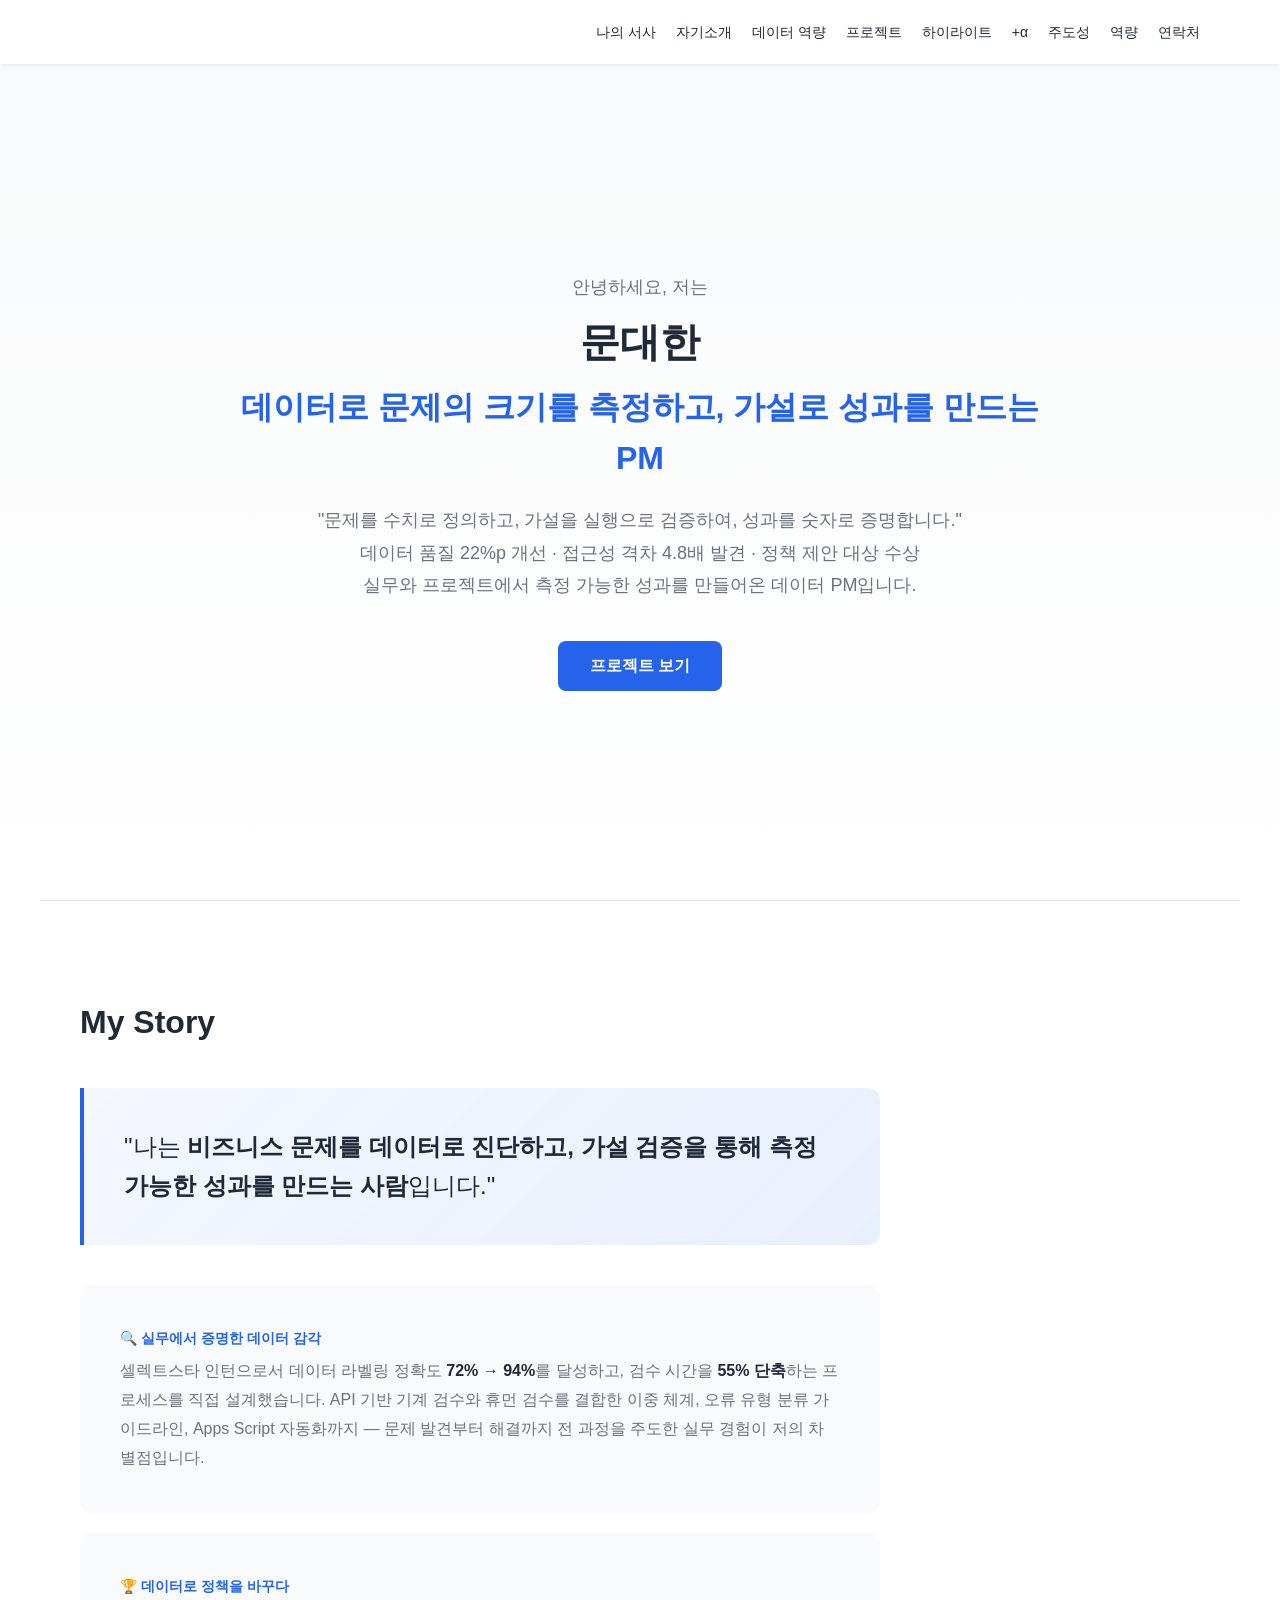
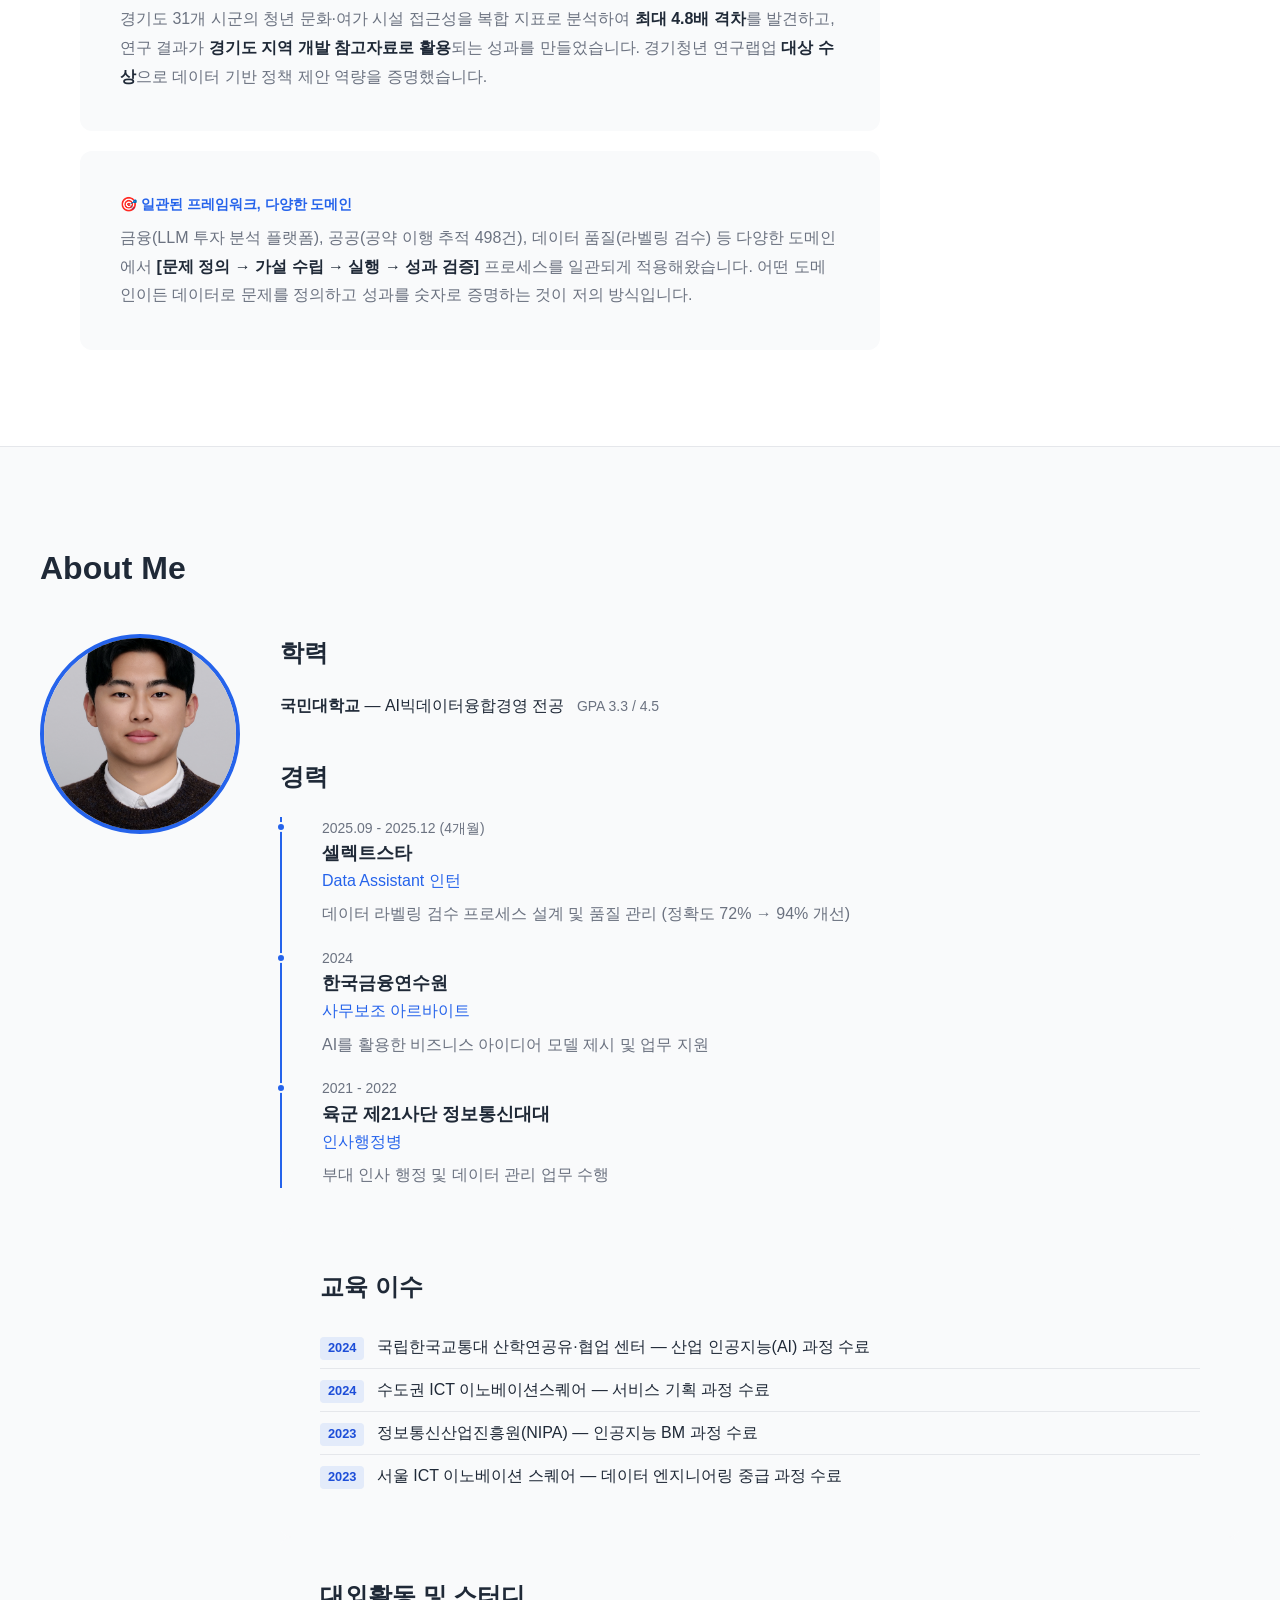
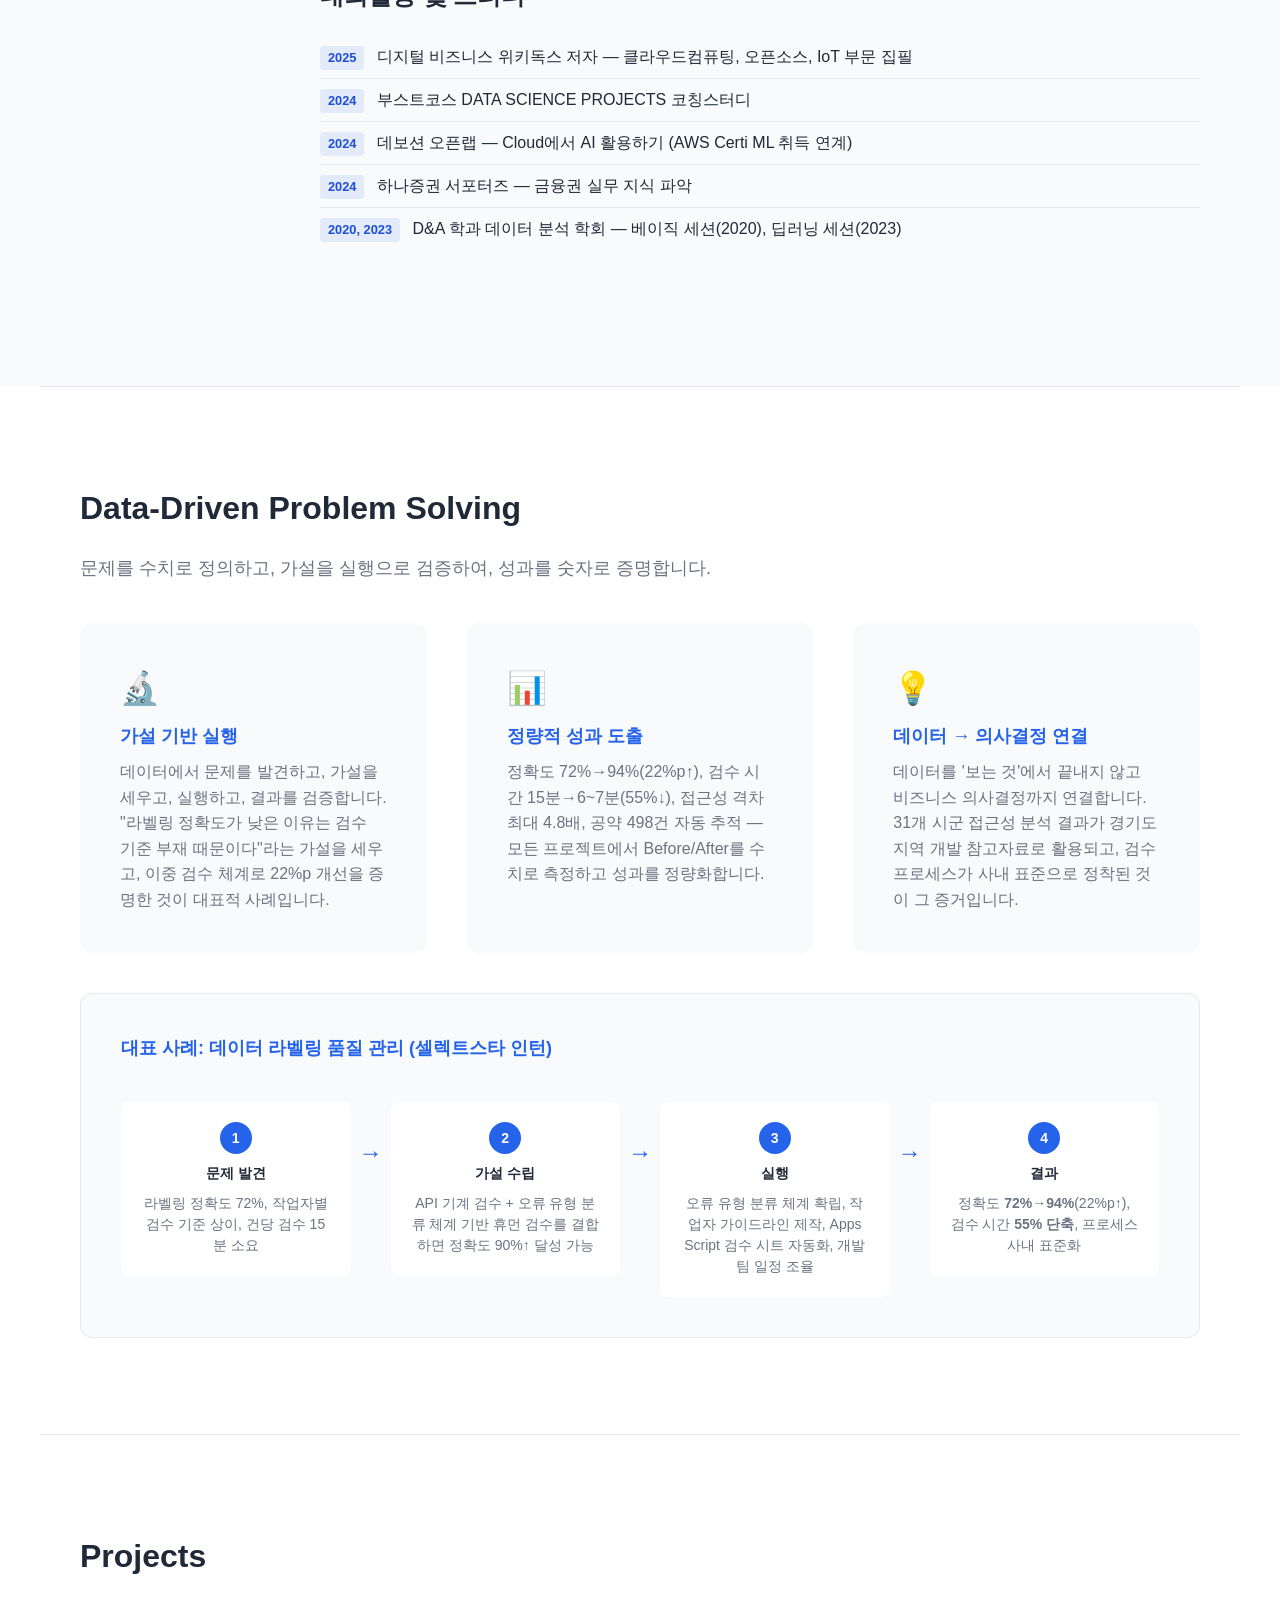
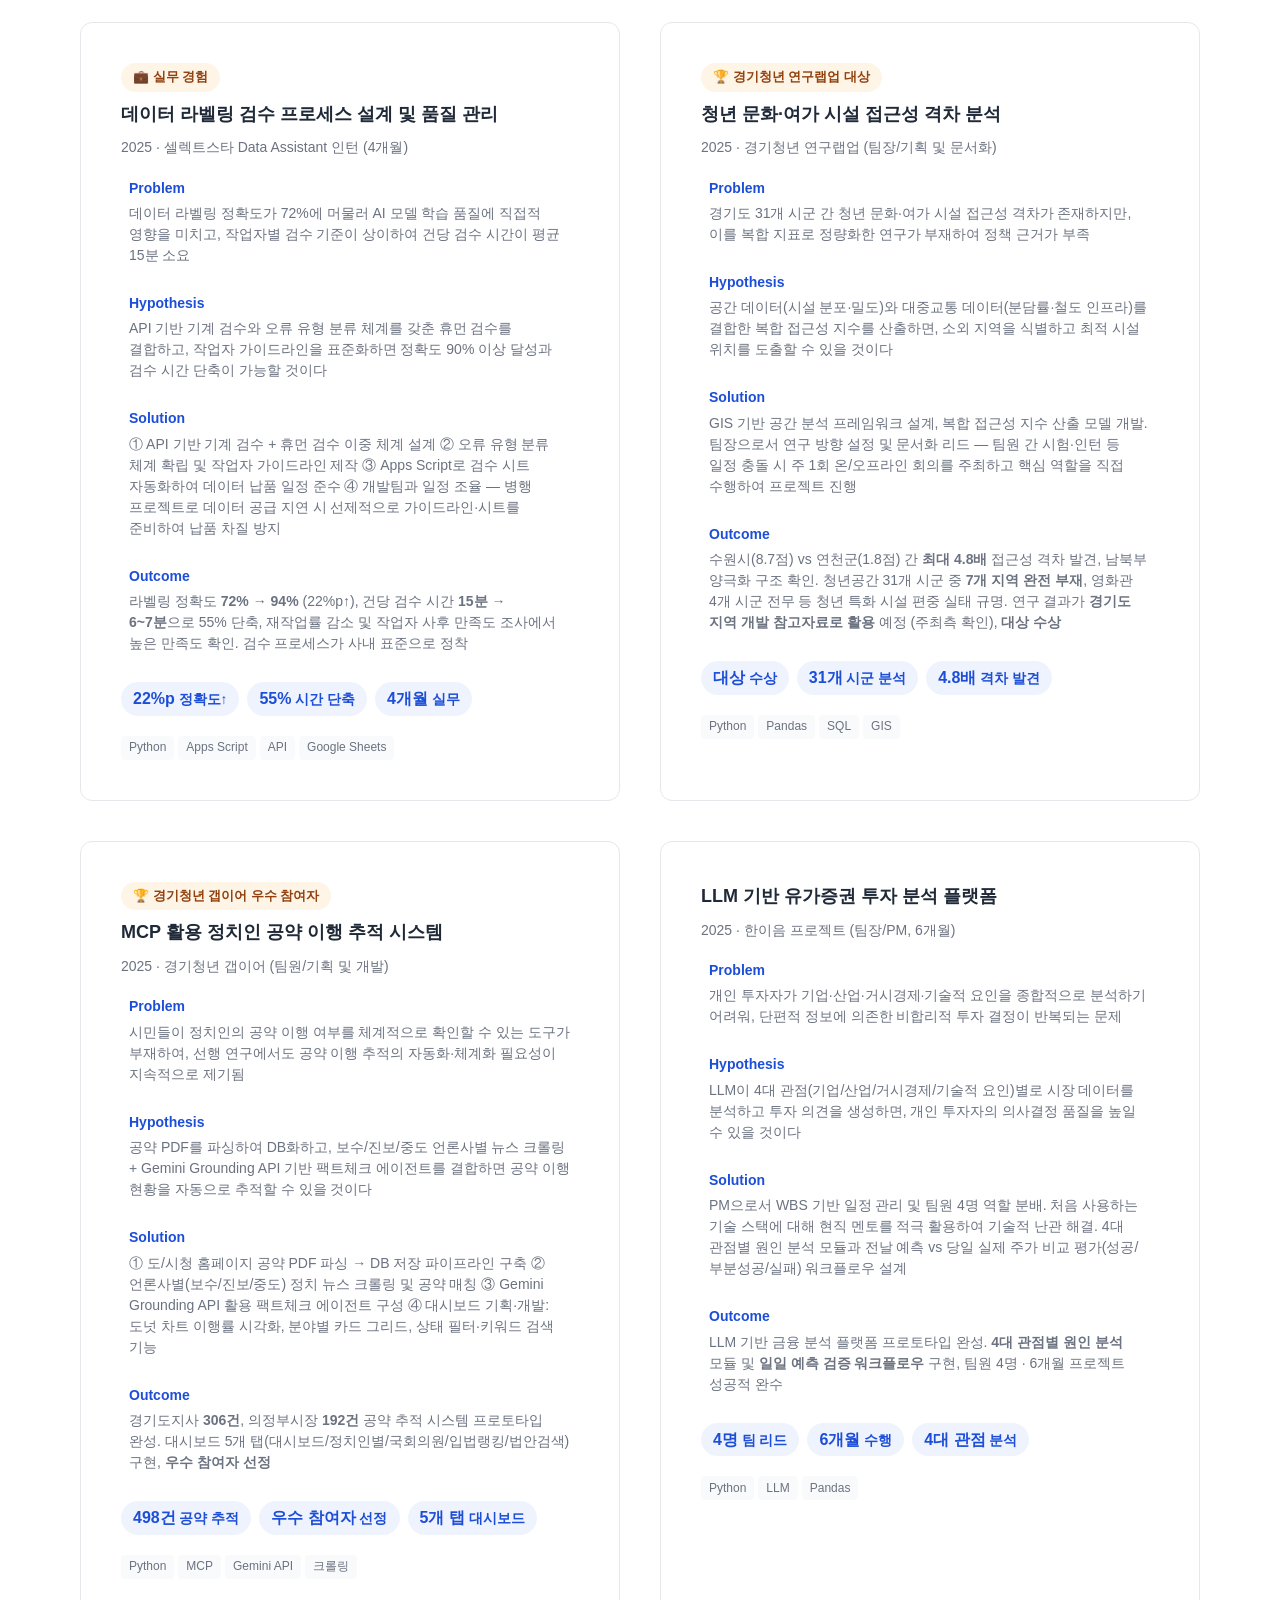
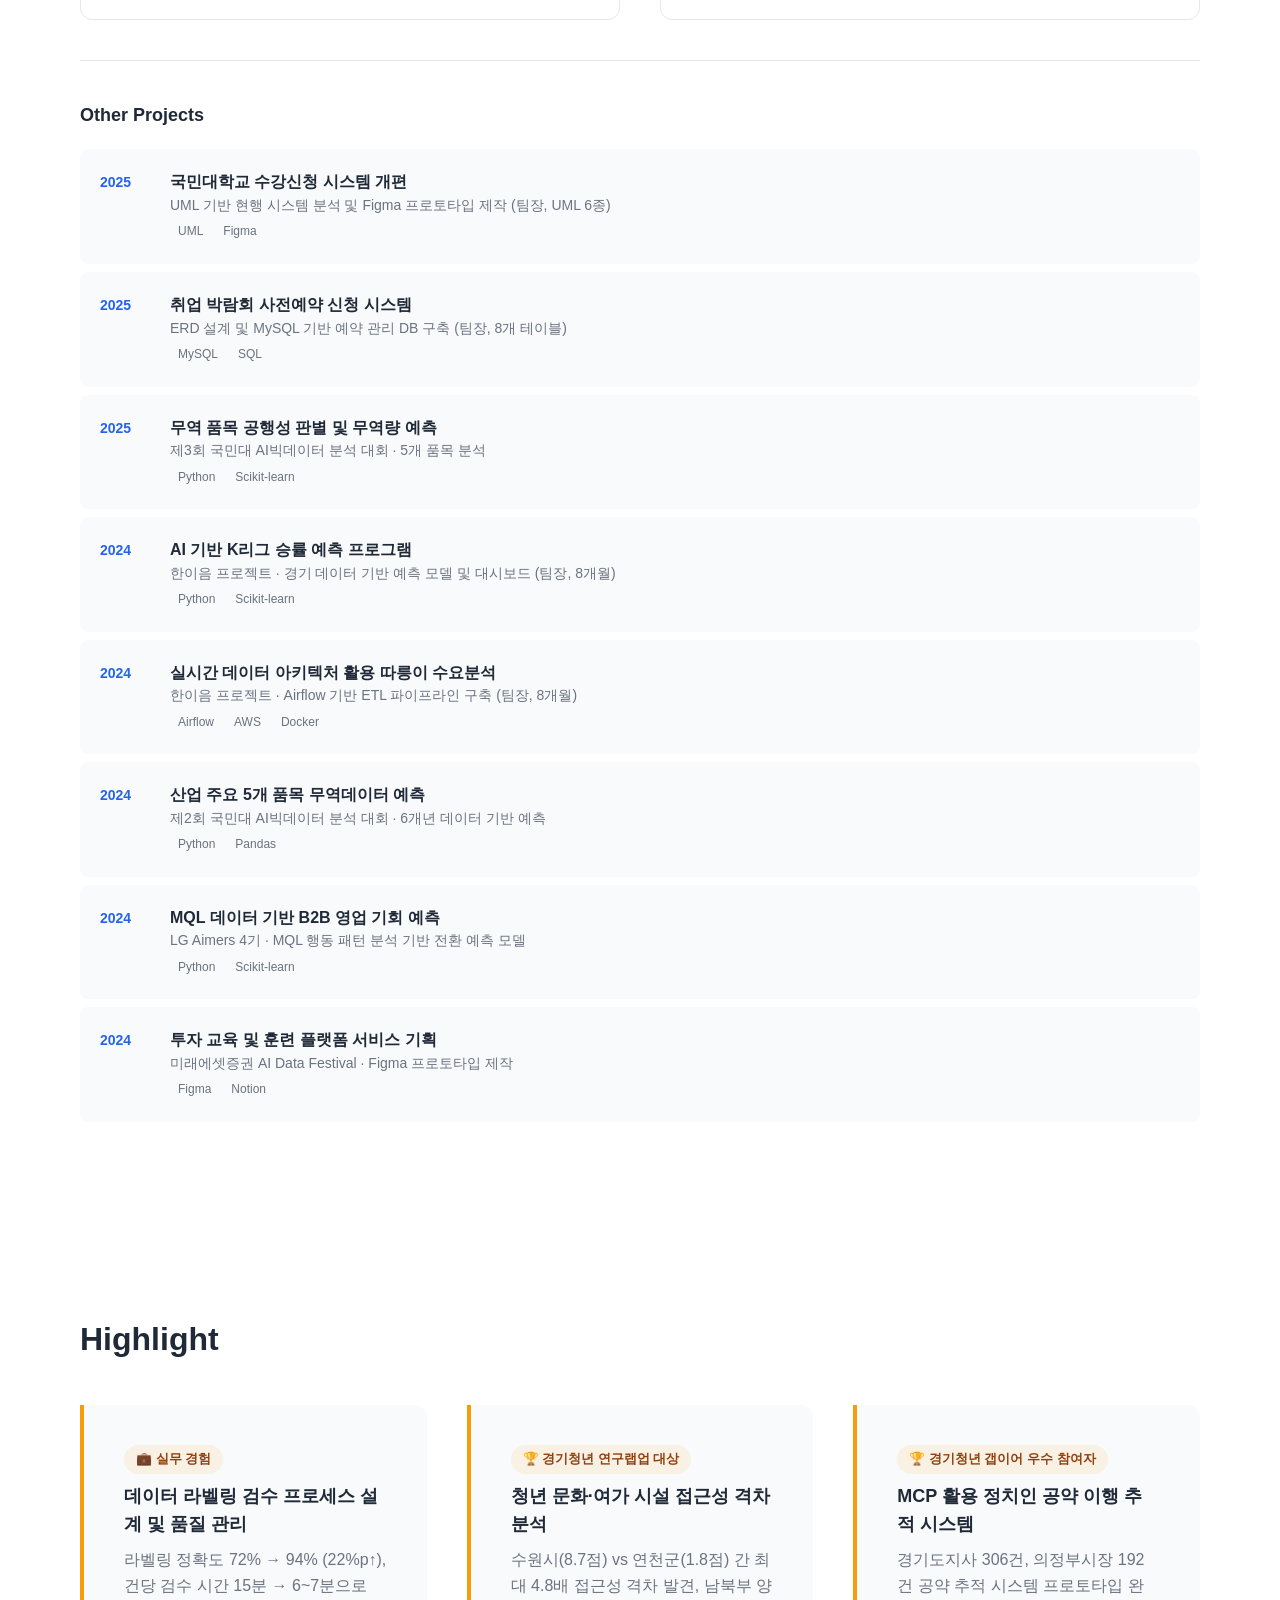
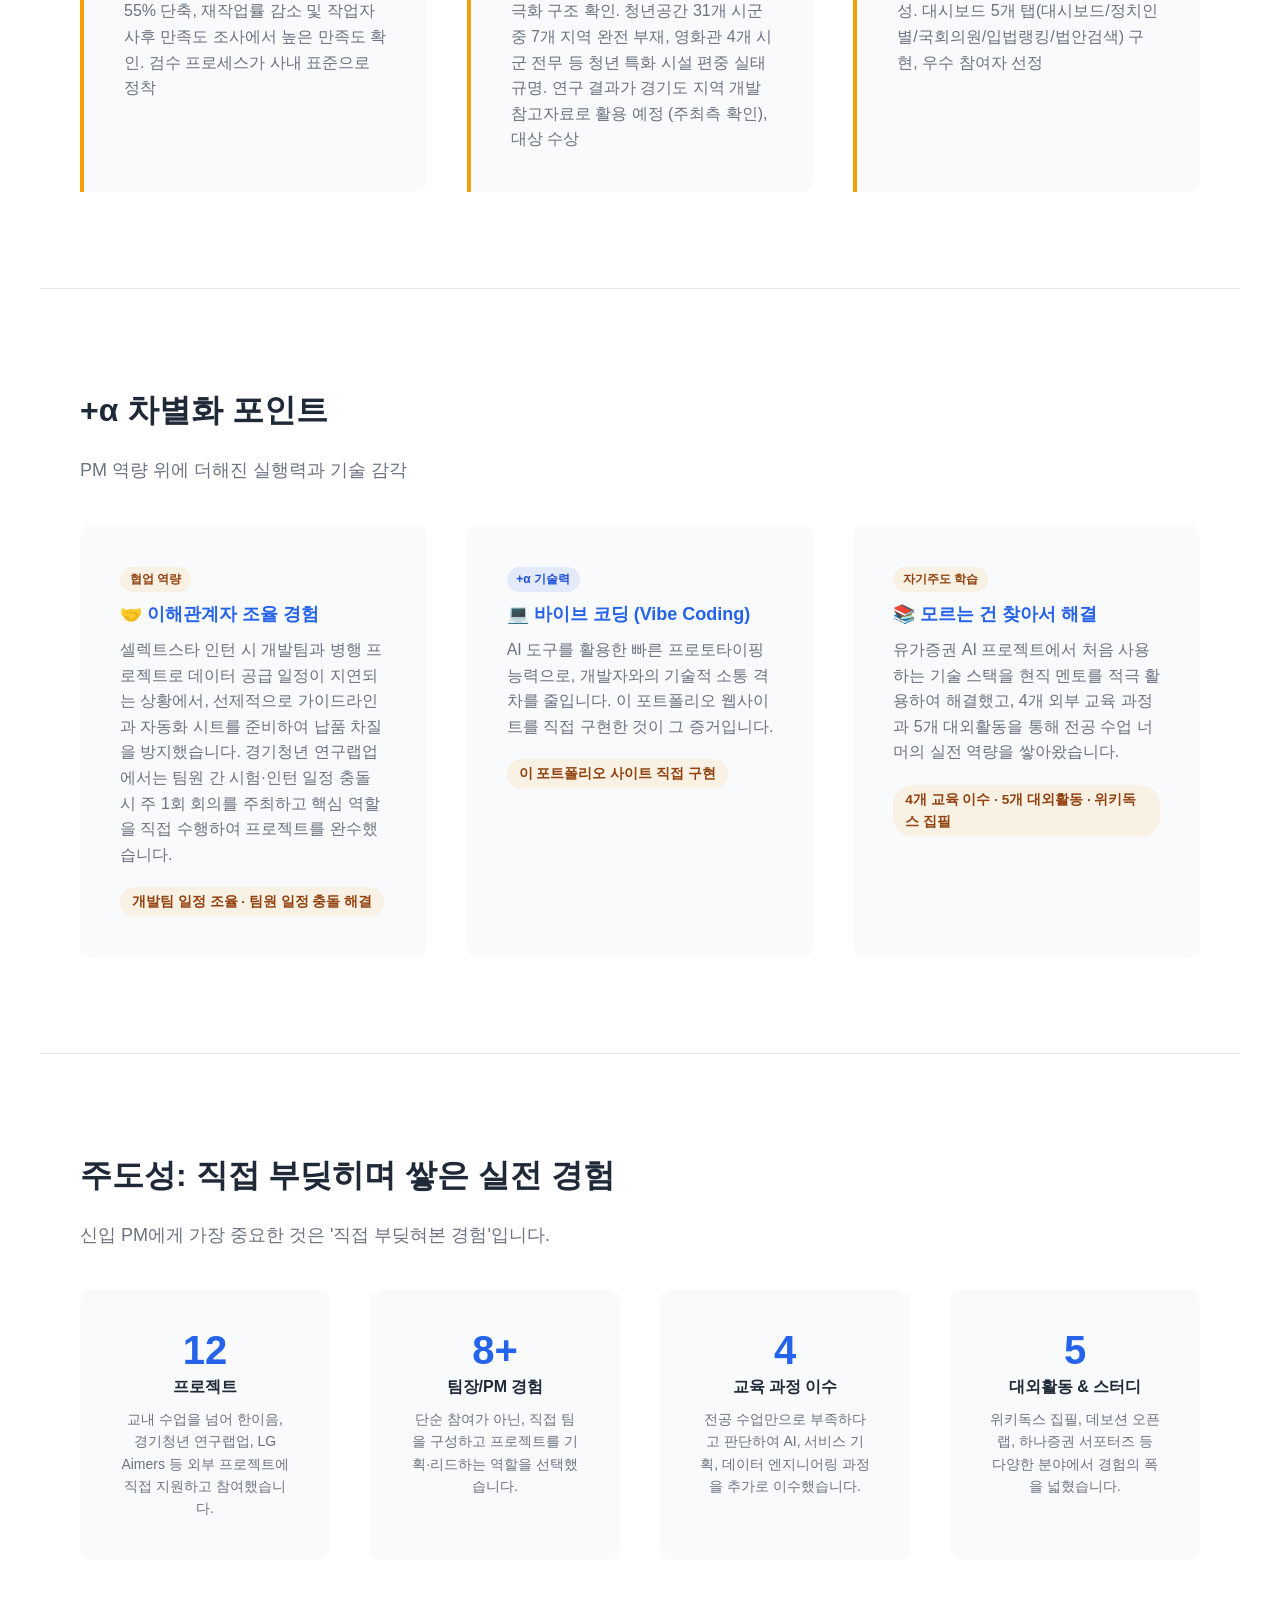
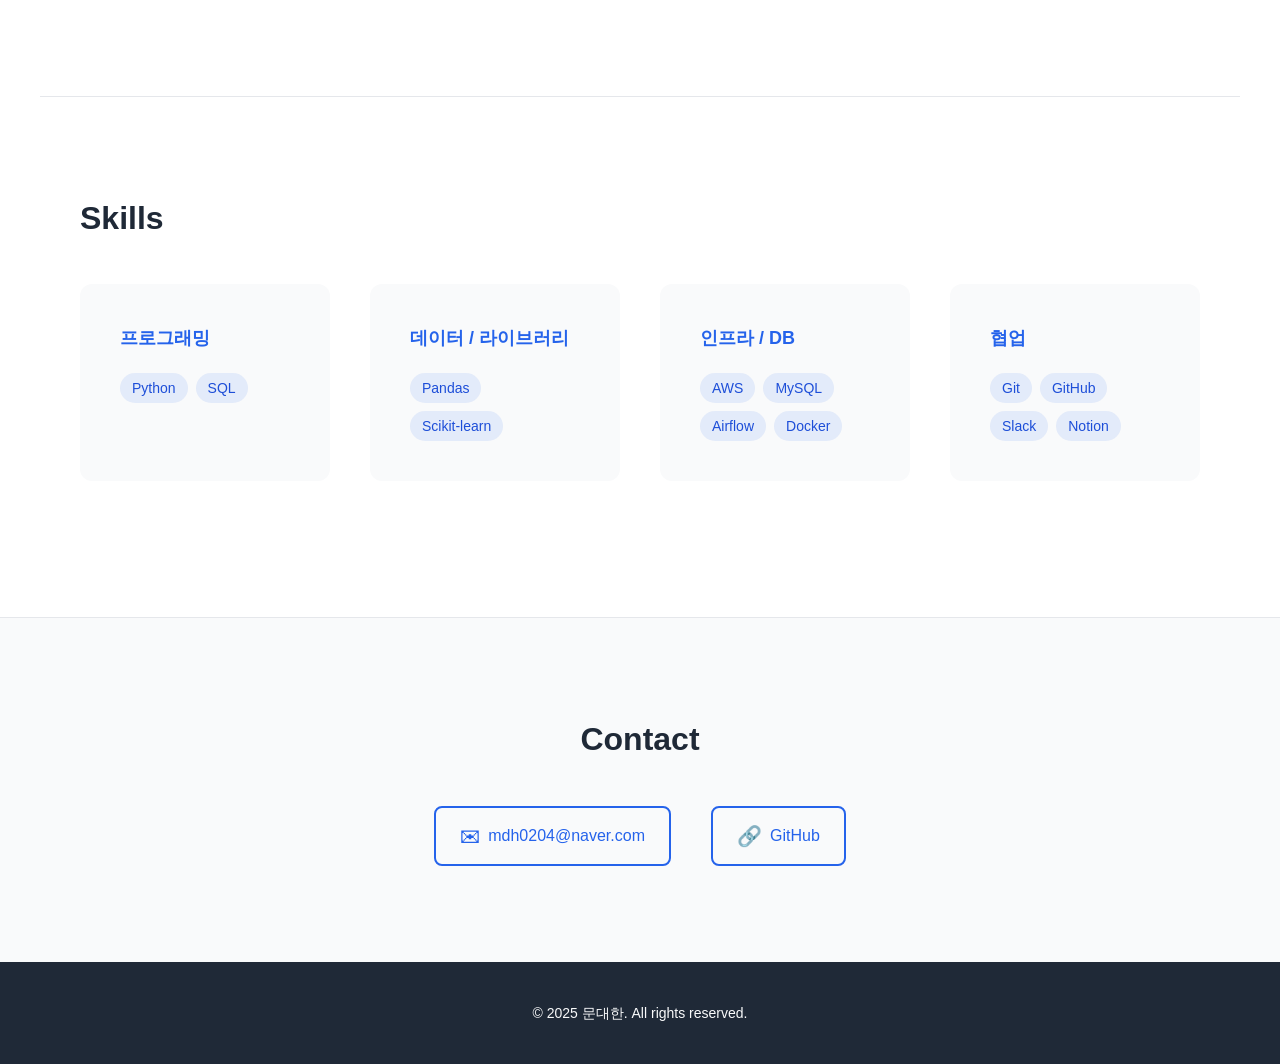
<file: index.html>
<!DOCTYPE html>
<html lang="ko">
<head>
  <meta charset="UTF-8">
  <meta name="viewport" content="width=device-width, initial-scale=1.0">
  <title>문대한 | 데이터 PM 포트폴리오</title>
  <link rel="stylesheet" href="css/style.css">
</head>
<body>

  <a href="#main-content" class="skip-link">본문으로 건너뛰기</a>

  <header>
    <nav aria-label="메인 내비게이션">
      <a href="#hero" class="nav-logo"></a>
      <button class="hamburger" aria-label="메뉴 열기" aria-expanded="false" aria-controls="nav-menu">
        <span class="hamburger-line"></span>
        <span class="hamburger-line"></span>
        <span class="hamburger-line"></span>
      </button>
      <ul class="nav-menu" id="nav-menu">
        <li><a href="#narrative" class="nav-link">나의 서사</a></li>
        <li><a href="#about" class="nav-link">자기소개</a></li>
        <li><a href="#data-competency" class="nav-link">데이터 역량</a></li>
        <li><a href="#projects" class="nav-link">프로젝트</a></li>
        <li><a href="#highlight" class="nav-link">하이라이트</a></li>
        <li><a href="#plus-alpha" class="nav-link">+α</a></li>
        <li><a href="#proactive" class="nav-link">주도성</a></li>
        <li><a href="#skills" class="nav-link">역량</a></li>
        <li><a href="#contact" class="nav-link">연락처</a></li>
      </ul>
    </nav>
  </header>

  <main id="main-content">
    <!-- ===== HERO: 퍼스널 브랜딩 강화 ===== -->
    <section id="hero" class="hero-fade-in">
      <div class="hero-content">
        <p class="hero-greeting">안녕하세요, 저는</p>
        <p class="hero-name">문대한</p>
        <p class="hero-title">데이터로 문제의 크기를 측정하고, 가설로 성과를 만드는 PM</p>
        <p class="hero-intro">
          "문제를 수치로 정의하고, 가설을 실행으로 검증하여, 성과를 숫자로 증명합니다."<br>
          데이터 품질 22%p 개선 · 접근성 격차 4.8배 발견 · 정책 제안 대상 수상<br>
          실무와 프로젝트에서 측정 가능한 성과를 만들어온 데이터 PM입니다.
        </p>
        <a href="#projects" class="hero-cta">프로젝트 보기</a>
      </div>
    </section>

    <!-- ===== 1. 퍼스널 브랜딩 & 서사 ===== -->
    <section id="narrative" class="animate-on-scroll">
      <h2>My Story</h2>
      <div class="narrative-container">
        <div class="narrative-statement">
          <p class="narrative-definition">"나는 <strong>비즈니스 문제를 데이터로 진단하고, 가설 검증을 통해 측정 가능한 성과를 만드는 사람</strong>입니다."</p>
        </div>
        <div class="narrative-story">
          <div class="narrative-block">
            <span class="narrative-label">🔍 실무에서 증명한 데이터 감각</span>
            <p>셀렉트스타 인턴으로서 데이터 라벨링 정확도 <strong>72% → 94%</strong>를 달성하고, 검수 시간을 <strong>55% 단축</strong>하는 프로세스를 직접 설계했습니다. API 기반 기계 검수와 휴먼 검수를 결합한 이중 체계, 오류 유형 분류 가이드라인, Apps Script 자동화까지 — 문제 발견부터 해결까지 전 과정을 주도한 실무 경험이 저의 차별점입니다.</p>
          </div>
          <div class="narrative-block">
            <span class="narrative-label">🏆 데이터로 정책을 바꾸다</span>
            <p>경기도 31개 시군의 청년 문화·여가 시설 접근성을 복합 지표로 분석하여 <strong>최대 4.8배 격차</strong>를 발견하고, 연구 결과가 <strong>경기도 지역 개발 참고자료로 활용</strong>되는 성과를 만들었습니다. 경기청년 연구랩업 <strong>대상 수상</strong>으로 데이터 기반 정책 제안 역량을 증명했습니다.</p>
          </div>
          <div class="narrative-block">
            <span class="narrative-label">🎯 일관된 프레임워크, 다양한 도메인</span>
            <p>금융(LLM 투자 분석 플랫폼), 공공(공약 이행 추적 498건), 데이터 품질(라벨링 검수) 등 다양한 도메인에서 <strong>[문제 정의 → 가설 수립 → 실행 → 성과 검증]</strong> 프로세스를 일관되게 적용해왔습니다. 어떤 도메인이든 데이터로 문제를 정의하고 성과를 숫자로 증명하는 것이 저의 방식입니다.</p>
          </div>
        </div>
      </div>
    </section>

    <!-- ===== About Me ===== -->
    <section id="about" class="animate-on-scroll">
      <h2>About Me</h2>
      <div class="about-container">
        <div class="about-profile">
          <img src="assets/images/문대한 이력서 사진.jpg" alt="프로필 사진" class="profile-image"
               onerror="this.outerHTML='<div class=\'profile-image-fallback\' aria-label=\'프로필 사진\'>👤</div>'">
        </div>
        <div class="about-details">
          <div class="about-education">
            <h3>학력</h3>
            <ul>
              <li>
                <strong>국민대학교</strong> — AI빅데이터융합경영 전공
                <span class="education-gpa">GPA 3.3 / 4.5</span>
              </li>
            </ul>
          </div>
          <div class="about-career">
            <h3>경력</h3>
            <ol class="career-timeline">
              <li class="career-item">
                <span class="career-period">2025.09 - 2025.12 (4개월)</span>
                <strong class="career-company">셀렉트스타</strong>
                <span class="career-role">Data Assistant 인턴</span>
                <p class="career-description">데이터 라벨링 검수 프로세스 설계 및 품질 관리 (정확도 72% → 94% 개선)</p>
              </li>
              <li class="career-item">
                <span class="career-period">2024</span>
                <strong class="career-company">한국금융연수원</strong>
                <span class="career-role">사무보조 아르바이트</span>
                <p class="career-description">AI를 활용한 비즈니스 아이디어 모델 제시 및 업무 지원</p>
              </li>
              <li class="career-item">
                <span class="career-period">2021 - 2022</span>
                <strong class="career-company">육군 제21사단 정보통신대대</strong>
                <span class="career-role">인사행정병</span>
                <p class="career-description">부대 인사 행정 및 데이터 관리 업무 수행</p>
              </li>
            </ol>
          </div>
          <div class="about-education-activities">
            <div class="activity-group">
              <h3>교육 이수</h3>
              <ul class="activity-list">
                <li><span class="activity-year">2024</span> 국립한국교통대 산학연공유·협업 센터 — 산업 인공지능(AI) 과정 수료</li>
                <li><span class="activity-year">2024</span> 수도권 ICT 이노베이션스퀘어 — 서비스 기획 과정 수료</li>
                <li><span class="activity-year">2023</span> 정보통신산업진흥원(NIPA) — 인공지능 BM 과정 수료</li>
                <li><span class="activity-year">2023</span> 서울 ICT 이노베이션 스퀘어 — 데이터 엔지니어링 중급 과정 수료</li>
              </ul>
            </div>
            <div class="activity-group">
              <h3>대외활동 및 스터디</h3>
              <ul class="activity-list">
                <li><span class="activity-year">2025</span> 디지털 비즈니스 위키독스 저자 — 클라우드컴퓨팅, 오픈소스, IoT 부문 집필</li>
                <li><span class="activity-year">2024</span> 부스트코스 DATA SCIENCE PROJECTS 코칭스터디</li>
                <li><span class="activity-year">2024</span> 데보션 오픈랩 — Cloud에서 AI 활용하기 (AWS Certi ML 취득 연계)</li>
                <li><span class="activity-year">2024</span> 하나증권 서포터즈 — 금융권 실무 지식 파악</li>
                <li><span class="activity-year">2020, 2023</span> D&amp;A 학과 데이터 분석 학회 — 베이직 세션(2020), 딥러닝 세션(2023)</li>
              </ul>
            </div>
          </div>
        </div>
      </div>
    </section>

    <!-- ===== 2. 데이터 중심 문제 해결 역량 ===== -->
    <section id="data-competency" class="animate-on-scroll">
      <h2>Data-Driven Problem Solving</h2>
      <p class="section-subtitle">문제를 수치로 정의하고, 가설을 실행으로 검증하여, 성과를 숫자로 증명합니다.</p>

      <div class="competency-grid">
        <div class="competency-card">
          <span class="competency-icon">🔬</span>
          <h3>가설 기반 실행</h3>
          <p>데이터에서 문제를 발견하고, 가설을 세우고, 실행하고, 결과를 검증합니다. "라벨링 정확도가 낮은 이유는 검수 기준 부재 때문이다"라는 가설을 세우고, 이중 검수 체계로 22%p 개선을 증명한 것이 대표적 사례입니다.</p>
        </div>
        <div class="competency-card">
          <span class="competency-icon">📊</span>
          <h3>정량적 성과 도출</h3>
          <p>정확도 72%→94%(22%p↑), 검수 시간 15분→6~7분(55%↓), 접근성 격차 최대 4.8배, 공약 498건 자동 추적 — 모든 프로젝트에서 Before/After를 수치로 측정하고 성과를 정량화합니다.</p>
        </div>
        <div class="competency-card">
          <span class="competency-icon">💡</span>
          <h3>데이터 → 의사결정 연결</h3>
          <p>데이터를 '보는 것'에서 끝내지 않고 비즈니스 의사결정까지 연결합니다. 31개 시군 접근성 분석 결과가 경기도 지역 개발 참고자료로 활용되고, 검수 프로세스가 사내 표준으로 정착된 것이 그 증거입니다.</p>
        </div>
      </div>

      <!-- 대표 사례: 가설→실행→결과 프로세스 -->
      <div class="process-showcase">
        <h3>대표 사례: 데이터 라벨링 품질 관리 (셀렉트스타 인턴)</h3>
        <div class="process-steps">
          <div class="process-step">
            <span class="step-number">1</span>
            <span class="step-label">문제 발견</span>
            <p>라벨링 정확도 72%, 작업자별 검수 기준 상이, 건당 검수 15분 소요</p>
          </div>
          <div class="process-arrow" aria-hidden="true">→</div>
          <div class="process-step">
            <span class="step-number">2</span>
            <span class="step-label">가설 수립</span>
            <p>API 기계 검수 + 오류 유형 분류 체계 기반 휴먼 검수를 결합하면 정확도 90%↑ 달성 가능</p>
          </div>
          <div class="process-arrow" aria-hidden="true">→</div>
          <div class="process-step">
            <span class="step-number">3</span>
            <span class="step-label">실행</span>
            <p>오류 유형 분류 체계 확립, 작업자 가이드라인 제작, Apps Script 검수 시트 자동화, 개발팀 일정 조율</p>
          </div>
          <div class="process-arrow" aria-hidden="true">→</div>
          <div class="process-step">
            <span class="step-number">4</span>
            <span class="step-label">결과</span>
            <p>정확도 <strong>72%→94%</strong>(22%p↑), 검수 시간 <strong>55% 단축</strong>, 프로세스 사내 표준화</p>
          </div>
        </div>
      </div>
    </section>

    <!-- ===== 3. 프로젝트 (핵심 4개 + 서브 리스트) ===== -->
    <section id="projects" class="animate-on-scroll">
      <h2>Projects</h2>

      <div class="projects-grid">
        <!-- 핵심 프로젝트 1: 셀렉트스타 인턴 -->
        <div class="project-card" data-year="2025" data-category="data" data-award="true" data-project-id="project-intern" tabindex="0" role="button" aria-label="셀렉트스타 인턴 프로젝트 상세 보기">
          <div class="card-content">
            <span class="award-badge">💼 실무 경험</span>
            <h3>데이터 라벨링 검수 프로세스 설계 및 품질 관리</h3>
            <p class="card-period">2025 · 셀렉트스타 Data Assistant 인턴 (4개월)</p>
            <div class="card-phso">
              <div class="phso-item"><span class="phso-label">Problem</span><p>데이터 라벨링 정확도가 72%에 머물러 AI 모델 학습 품질에 직접적 영향을 미치고, 작업자별 검수 기준이 상이하여 건당 검수 시간이 평균 15분 소요</p></div>
              <div class="phso-item"><span class="phso-label">Hypothesis</span><p>API 기반 기계 검수와 오류 유형 분류 체계를 갖춘 휴먼 검수를 결합하고, 작업자 가이드라인을 표준화하면 정확도 90% 이상 달성과 검수 시간 단축이 가능할 것이다</p></div>
              <div class="phso-item"><span class="phso-label">Solution</span><p>① API 기반 기계 검수 + 휴먼 검수 이중 체계 설계 ② 오류 유형 분류 체계 확립 및 작업자 가이드라인 제작 ③ Apps Script로 검수 시트 자동화하여 데이터 납품 일정 준수 ④ 개발팀과 일정 조율 — 병행 프로젝트로 데이터 공급 지연 시 선제적으로 가이드라인·시트를 준비하여 납품 차질 방지</p></div>
              <div class="phso-item"><span class="phso-label">Outcome</span><p>라벨링 정확도 <strong>72% → 94%</strong> (22%p↑), 건당 검수 시간 <strong>15분 → 6~7분</strong>으로 55% 단축, 재작업률 감소 및 작업자 사후 만족도 조사에서 높은 만족도 확인. 검수 프로세스가 사내 표준으로 정착</p></div>
            </div>
            <div class="card-metrics">
              <span class="metric-badge" aria-label="정확도 22%p 개선"><strong>22%p</strong> 정확도↑</span>
              <span class="metric-badge" aria-label="검수 시간 55% 단축"><strong>55%</strong> 시간 단축</span>
              <span class="metric-badge" aria-label="4개월 실무"><strong>4개월</strong> 실무</span>
            </div>
            <div class="card-tech-stack">
              <span class="tech-tag">Python</span>
              <span class="tech-tag">Apps Script</span>
              <span class="tech-tag">API</span>
              <span class="tech-tag">Google Sheets</span>
            </div>
          </div>
        </div>

        <!-- 핵심 프로젝트 2: 경기청년 연구랩업 -->
        <div class="project-card" data-year="2025" data-category="research" data-award="true" data-project-id="project-2" tabindex="0" role="button" aria-label="경기청년 연구랩업 프로젝트 상세 보기">
          <div class="card-content">
            <span class="award-badge">🏆 경기청년 연구랩업 대상</span>
            <h3>청년 문화·여가 시설 접근성 격차 분석</h3>
            <p class="card-period">2025 · 경기청년 연구랩업 (팀장/기획 및 문서화)</p>
            <div class="card-phso">
              <div class="phso-item"><span class="phso-label">Problem</span><p>경기도 31개 시군 간 청년 문화·여가 시설 접근성 격차가 존재하지만, 이를 복합 지표로 정량화한 연구가 부재하여 정책 근거가 부족</p></div>
              <div class="phso-item"><span class="phso-label">Hypothesis</span><p>공간 데이터(시설 분포·밀도)와 대중교통 데이터(분담률·철도 인프라)를 결합한 복합 접근성 지수를 산출하면, 소외 지역을 식별하고 최적 시설 위치를 도출할 수 있을 것이다</p></div>
              <div class="phso-item"><span class="phso-label">Solution</span><p>GIS 기반 공간 분석 프레임워크 설계, 복합 접근성 지수 산출 모델 개발. 팀장으로서 연구 방향 설정 및 문서화 리드 — 팀원 간 시험·인턴 등 일정 충돌 시 주 1회 온/오프라인 회의를 주최하고 핵심 역할을 직접 수행하여 프로젝트 진행</p></div>
              <div class="phso-item"><span class="phso-label">Outcome</span><p>수원시(8.7점) vs 연천군(1.8점) 간 <strong>최대 4.8배</strong> 접근성 격차 발견, 남북부 양극화 구조 확인. 청년공간 31개 시군 중 <strong>7개 지역 완전 부재</strong>, 영화관 4개 시군 전무 등 청년 특화 시설 편중 실태 규명. 연구 결과가 <strong>경기도 지역 개발 참고자료로 활용</strong> 예정 (주최측 확인), <strong>대상 수상</strong></p></div>
            </div>
            <div class="card-metrics">
              <span class="metric-badge" aria-label="대상 수상"><strong>대상</strong> 수상</span>
              <span class="metric-badge" aria-label="31개 시군 분석"><strong>31개</strong> 시군 분석</span>
              <span class="metric-badge" aria-label="4.8배 격차 발견"><strong>4.8배</strong> 격차 발견</span>
            </div>
            <div class="card-tech-stack">
              <span class="tech-tag">Python</span>
              <span class="tech-tag">Pandas</span>
              <span class="tech-tag">SQL</span>
              <span class="tech-tag">GIS</span>
            </div>
          </div>
        </div>

        <!-- 핵심 프로젝트 3: MCP 공약 이행 추적 -->
        <div class="project-card" data-year="2025" data-category="service" data-award="true" data-project-id="project-3" tabindex="0" role="button" aria-label="MCP 공약 이행 추적 프로젝트 상세 보기">
          <div class="card-content">
            <span class="award-badge">🏆 경기청년 갭이어 우수 참여자</span>
            <h3>MCP 활용 정치인 공약 이행 추적 시스템</h3>
            <p class="card-period">2025 · 경기청년 갭이어 (팀원/기획 및 개발)</p>
            <div class="card-phso">
              <div class="phso-item"><span class="phso-label">Problem</span><p>시민들이 정치인의 공약 이행 여부를 체계적으로 확인할 수 있는 도구가 부재하여, 선행 연구에서도 공약 이행 추적의 자동화·체계화 필요성이 지속적으로 제기됨</p></div>
              <div class="phso-item"><span class="phso-label">Hypothesis</span><p>공약 PDF를 파싱하여 DB화하고, 보수/진보/중도 언론사별 뉴스 크롤링 + Gemini Grounding API 기반 팩트체크 에이전트를 결합하면 공약 이행 현황을 자동으로 추적할 수 있을 것이다</p></div>
              <div class="phso-item"><span class="phso-label">Solution</span><p>① 도/시청 홈페이지 공약 PDF 파싱 → DB 저장 파이프라인 구축 ② 언론사별(보수/진보/중도) 정치 뉴스 크롤링 및 공약 매칭 ③ Gemini Grounding API 활용 팩트체크 에이전트 구성 ④ 대시보드 기획·개발: 도넛 차트 이행률 시각화, 분야별 카드 그리드, 상태 필터·키워드 검색 기능</p></div>
              <div class="phso-item"><span class="phso-label">Outcome</span><p>경기도지사 <strong>306건</strong>, 의정부시장 <strong>192건</strong> 공약 추적 시스템 프로토타입 완성. 대시보드 5개 탭(대시보드/정치인별/국회의원/입법랭킹/법안검색) 구현, <strong>우수 참여자 선정</strong></p></div>
            </div>
            <div class="card-metrics">
              <span class="metric-badge" aria-label="498건 공약 추적"><strong>498건</strong> 공약 추적</span>
              <span class="metric-badge" aria-label="우수 참여자"><strong>우수 참여자</strong> 선정</span>
              <span class="metric-badge" aria-label="5개 탭 대시보드"><strong>5개 탭</strong> 대시보드</span>
            </div>
            <div class="card-tech-stack">
              <span class="tech-tag">Python</span>
              <span class="tech-tag">MCP</span>
              <span class="tech-tag">Gemini API</span>
              <span class="tech-tag">크롤링</span>
            </div>
          </div>
        </div>

        <!-- 핵심 프로젝트 4: 유가증권 투자 애널리스트 AI -->
        <div class="project-card" data-year="2025" data-category="data" data-project-id="project-1" tabindex="0" role="button" aria-label="유가증권 투자 애널리스트 AI 프로젝트 상세 보기">
          <div class="card-content">
            <h3>LLM 기반 유가증권 투자 분석 플랫폼</h3>
            <p class="card-period">2025 · 한이음 프로젝트 (팀장/PM, 6개월)</p>
            <div class="card-phso">
              <div class="phso-item"><span class="phso-label">Problem</span><p>개인 투자자가 기업·산업·거시경제·기술적 요인을 종합적으로 분석하기 어려워, 단편적 정보에 의존한 비합리적 투자 결정이 반복되는 문제</p></div>
              <div class="phso-item"><span class="phso-label">Hypothesis</span><p>LLM이 4대 관점(기업/산업/거시경제/기술적 요인)별로 시장 데이터를 분석하고 투자 의견을 생성하면, 개인 투자자의 의사결정 품질을 높일 수 있을 것이다</p></div>
              <div class="phso-item"><span class="phso-label">Solution</span><p>PM으로서 WBS 기반 일정 관리 및 팀원 4명 역할 분배. 처음 사용하는 기술 스택에 대해 현직 멘토를 적극 활용하여 기술적 난관 해결. 4대 관점별 원인 분석 모듈과 전날 예측 vs 당일 실제 주가 비교 평가(성공/부분성공/실패) 워크플로우 설계</p></div>
              <div class="phso-item"><span class="phso-label">Outcome</span><p>LLM 기반 금융 분석 플랫폼 프로토타입 완성. <strong>4대 관점별 원인 분석</strong> 모듈 및 <strong>일일 예측 검증 워크플로우</strong> 구현, 팀원 4명 · 6개월 프로젝트 성공적 완수</p></div>
            </div>
            <div class="card-metrics">
              <span class="metric-badge"><strong>4명</strong> 팀 리드</span>
              <span class="metric-badge"><strong>6개월</strong> 수행</span>
              <span class="metric-badge"><strong>4대 관점</strong> 분석</span>
            </div>
            <div class="card-tech-stack">
              <span class="tech-tag">Python</span>
              <span class="tech-tag">LLM</span>
              <span class="tech-tag">Pandas</span>
            </div>
          </div>
        </div>
      </div>

      <!-- 기타 프로젝트 간략 리스트 -->
      <div class="other-projects">
        <h3>Other Projects</h3>
        <ul class="other-projects-list">
          <li class="other-project-item">
            <span class="other-project-year">2025</span>
            <span class="other-project-title">국민대학교 수강신청 시스템 개편</span>
            <span class="other-project-desc">UML 기반 현행 시스템 분석 및 Figma 프로토타입 제작 (팀장, UML 6종)</span>
            <div class="card-tech-stack"><span class="tech-tag">UML</span><span class="tech-tag">Figma</span></div>
          </li>
          <li class="other-project-item">
            <span class="other-project-year">2025</span>
            <span class="other-project-title">취업 박람회 사전예약 신청 시스템</span>
            <span class="other-project-desc">ERD 설계 및 MySQL 기반 예약 관리 DB 구축 (팀장, 8개 테이블)</span>
            <div class="card-tech-stack"><span class="tech-tag">MySQL</span><span class="tech-tag">SQL</span></div>
          </li>
          <li class="other-project-item">
            <span class="other-project-year">2025</span>
            <span class="other-project-title">무역 품목 공행성 판별 및 무역량 예측</span>
            <span class="other-project-desc">제3회 국민대 AI빅데이터 분석 대회 · 5개 품목 분석</span>
            <div class="card-tech-stack"><span class="tech-tag">Python</span><span class="tech-tag">Scikit-learn</span></div>
          </li>
          <li class="other-project-item">
            <span class="other-project-year">2024</span>
            <span class="other-project-title">AI 기반 K리그 승률 예측 프로그램</span>
            <span class="other-project-desc">한이음 프로젝트 · 경기 데이터 기반 예측 모델 및 대시보드 (팀장, 8개월)</span>
            <div class="card-tech-stack"><span class="tech-tag">Python</span><span class="tech-tag">Scikit-learn</span></div>
          </li>
          <li class="other-project-item">
            <span class="other-project-year">2024</span>
            <span class="other-project-title">실시간 데이터 아키텍처 활용 따릉이 수요분석</span>
            <span class="other-project-desc">한이음 프로젝트 · Airflow 기반 ETL 파이프라인 구축 (팀장, 8개월)</span>
            <div class="card-tech-stack"><span class="tech-tag">Airflow</span><span class="tech-tag">AWS</span><span class="tech-tag">Docker</span></div>
          </li>
          <li class="other-project-item">
            <span class="other-project-year">2024</span>
            <span class="other-project-title">산업 주요 5개 품목 무역데이터 예측</span>
            <span class="other-project-desc">제2회 국민대 AI빅데이터 분석 대회 · 6개년 데이터 기반 예측</span>
            <div class="card-tech-stack"><span class="tech-tag">Python</span><span class="tech-tag">Pandas</span></div>
          </li>
          <li class="other-project-item">
            <span class="other-project-year">2024</span>
            <span class="other-project-title">MQL 데이터 기반 B2B 영업 기회 예측</span>
            <span class="other-project-desc">LG Aimers 4기 · MQL 행동 패턴 분석 기반 전환 예측 모델</span>
            <div class="card-tech-stack"><span class="tech-tag">Python</span><span class="tech-tag">Scikit-learn</span></div>
          </li>
          <li class="other-project-item">
            <span class="other-project-year">2024</span>
            <span class="other-project-title">투자 교육 및 훈련 플랫폼 서비스 기획</span>
            <span class="other-project-desc">미래에셋증권 AI Data Festival · Figma 프로토타입 제작</span>
            <div class="card-tech-stack"><span class="tech-tag">Figma</span><span class="tech-tag">Notion</span></div>
          </li>
        </ul>
      </div>
    </section>

    <!-- 모달 -->
    <div class="modal-overlay" id="project-modal-overlay" hidden>
      <div class="modal" role="dialog" aria-modal="true" aria-labelledby="modal-title">
        <button class="modal-close" aria-label="모달 닫기">&times;</button>
        <div class="modal-content">
          <h3 id="modal-title" class="modal-project-title"></h3>
          <p class="modal-period"></p>
          <div class="modal-phso" aria-label="프로젝트 PHSO 분석">
            <div class="modal-phso-section">
              <h4 class="phso-label">Problem</h4>
              <p class="modal-problem"></p>
            </div>
            <div class="modal-phso-section">
              <h4 class="phso-label">Hypothesis</h4>
              <p class="modal-hypothesis"></p>
            </div>
            <div class="modal-phso-section">
              <h4 class="phso-label">Solution</h4>
              <p class="modal-solution"></p>
            </div>
            <div class="modal-phso-section">
              <h4 class="phso-label">Outcome</h4>
              <p class="modal-outcome"></p>
              <div class="modal-metrics"></div>
            </div>
          </div>
          <div class="modal-tech-stack"></div>
          <div class="modal-award" hidden></div>
          <a class="modal-link" href="#" target="_blank" rel="noopener noreferrer" hidden>프로젝트 링크</a>
        </div>
      </div>
    </div>

    <!-- Highlight -->
    <section id="highlight" class="animate-on-scroll">
      <h2>Highlight</h2>
      <div class="highlight-grid">
        <!-- JS에서 동적으로 생성 -->
      </div>
    </section>

    <!-- ===== +α: 차별화 포인트 ===== -->
    <section id="plus-alpha" class="animate-on-scroll">
      <h2>+α 차별화 포인트</h2>
      <p class="section-subtitle">PM 역량 위에 더해진 실행력과 기술 감각</p>

      <div class="plus-alpha-grid">
        <div class="plus-alpha-item alpha-management">
          <span class="alpha-tag">협업 역량</span>
          <h3>🤝 이해관계자 조율 경험</h3>
          <p>셀렉트스타 인턴 시 개발팀과 병행 프로젝트로 데이터 공급 일정이 지연되는 상황에서, 선제적으로 가이드라인과 자동화 시트를 준비하여 납품 차질을 방지했습니다. 경기청년 연구랩업에서는 팀원 간 시험·인턴 일정 충돌 시 주 1회 회의를 주최하고 핵심 역할을 직접 수행하여 프로젝트를 완수했습니다.</p>
          <span class="alpha-evidence">개발팀 일정 조율 · 팀원 일정 충돌 해결</span>
        </div>
        <div class="plus-alpha-item alpha-vibe">
          <span class="alpha-tag">+α 기술력</span>
          <h3>💻 바이브 코딩 (Vibe Coding)</h3>
          <p>AI 도구를 활용한 빠른 프로토타이핑 능력으로, 개발자와의 기술적 소통 격차를 줄입니다. 이 포트폴리오 웹사이트를 직접 구현한 것이 그 증거입니다.</p>
          <span class="alpha-evidence">이 포트폴리오 사이트 직접 구현</span>
        </div>
        <div class="plus-alpha-item alpha-management">
          <span class="alpha-tag">자기주도 학습</span>
          <h3>📚 모르는 건 찾아서 해결</h3>
          <p>유가증권 AI 프로젝트에서 처음 사용하는 기술 스택을 현직 멘토를 적극 활용하여 해결했고, 4개 외부 교육 과정과 5개 대외활동을 통해 전공 수업 너머의 실전 역량을 쌓아왔습니다.</p>
          <span class="alpha-evidence">4개 교육 이수 · 5개 대외활동 · 위키독스 집필</span>
        </div>
      </div>
    </section>

    <!-- ===== 4. 신입 PM으로서의 태도: 주도성 ===== -->
    <section id="proactive" class="animate-on-scroll">
      <h2>주도성: 직접 부딪히며 쌓은 실전 경험</h2>
      <p class="section-subtitle">신입 PM에게 가장 중요한 것은 '직접 부딪혀본 경험'입니다.</p>

      <div class="proactive-grid">
        <div class="proactive-item">
          <span class="proactive-number">12</span>
          <span class="proactive-label">프로젝트</span>
          <p>교내 수업을 넘어 한이음, 경기청년 연구랩업, LG Aimers 등 외부 프로젝트에 직접 지원하고 참여했습니다.</p>
        </div>
        <div class="proactive-item">
          <span class="proactive-number">8+</span>
          <span class="proactive-label">팀장/PM 경험</span>
          <p>단순 참여가 아닌, 직접 팀을 구성하고 프로젝트를 기획·리드하는 역할을 선택했습니다.</p>
        </div>
        <div class="proactive-item">
          <span class="proactive-number">4</span>
          <span class="proactive-label">교육 과정 이수</span>
          <p>전공 수업만으로 부족하다고 판단하여 AI, 서비스 기획, 데이터 엔지니어링 과정을 추가로 이수했습니다.</p>
        </div>
        <div class="proactive-item">
          <span class="proactive-number">5</span>
          <span class="proactive-label">대외활동 & 스터디</span>
          <p>위키독스 집필, 데보션 오픈랩, 하나증권 서포터즈 등 다양한 분야에서 경험의 폭을 넓혔습니다.</p>
        </div>
      </div>
    </section>

    <!-- Skills -->
    <section id="skills" class="animate-on-scroll">
      <h2>Skills</h2>
      <div class="skills-categories">
        <div class="skill-category">
          <h3>프로그래밍</h3>
          <div class="skill-tags">
            <span class="skill-tag">Python</span>
            <span class="skill-tag">SQL</span>
          </div>
        </div>
        <div class="skill-category">
          <h3>데이터 / 라이브러리</h3>
          <div class="skill-tags">
            <span class="skill-tag">Pandas</span>
            <span class="skill-tag">Scikit-learn</span>
          </div>
        </div>
        <div class="skill-category">
          <h3>인프라 / DB</h3>
          <div class="skill-tags">
            <span class="skill-tag">AWS</span>
            <span class="skill-tag">MySQL</span>
            <span class="skill-tag">Airflow</span>
            <span class="skill-tag">Docker</span>
          </div>
        </div>
        <div class="skill-category">
          <h3>협업</h3>
          <div class="skill-tags">
            <span class="skill-tag">Git</span>
            <span class="skill-tag">GitHub</span>
            <span class="skill-tag">Slack</span>
            <span class="skill-tag">Notion</span>
          </div>
        </div>
      </div>
    </section>

    <!-- Contact -->
    <section id="contact" class="animate-on-scroll">
      <h2>Contact</h2>
      <div class="contact-links">
        <a href="mailto:mdh0204@naver.com" class="contact-link">
          <span class="contact-icon">✉</span>
          <span>mdh0204@naver.com</span>
        </a>
        <a href="https://github.com/" target="_blank" rel="noopener noreferrer" class="contact-link">
          <span class="contact-icon">🔗</span>
          <span>GitHub</span>
        </a>
      </div>
    </section>
  </main>

  <footer>
    <p>&copy; 2025 문대한. All rights reserved.</p>
  </footer>

  <script src="js/main.js"></script>
</body>
</html>
</file>
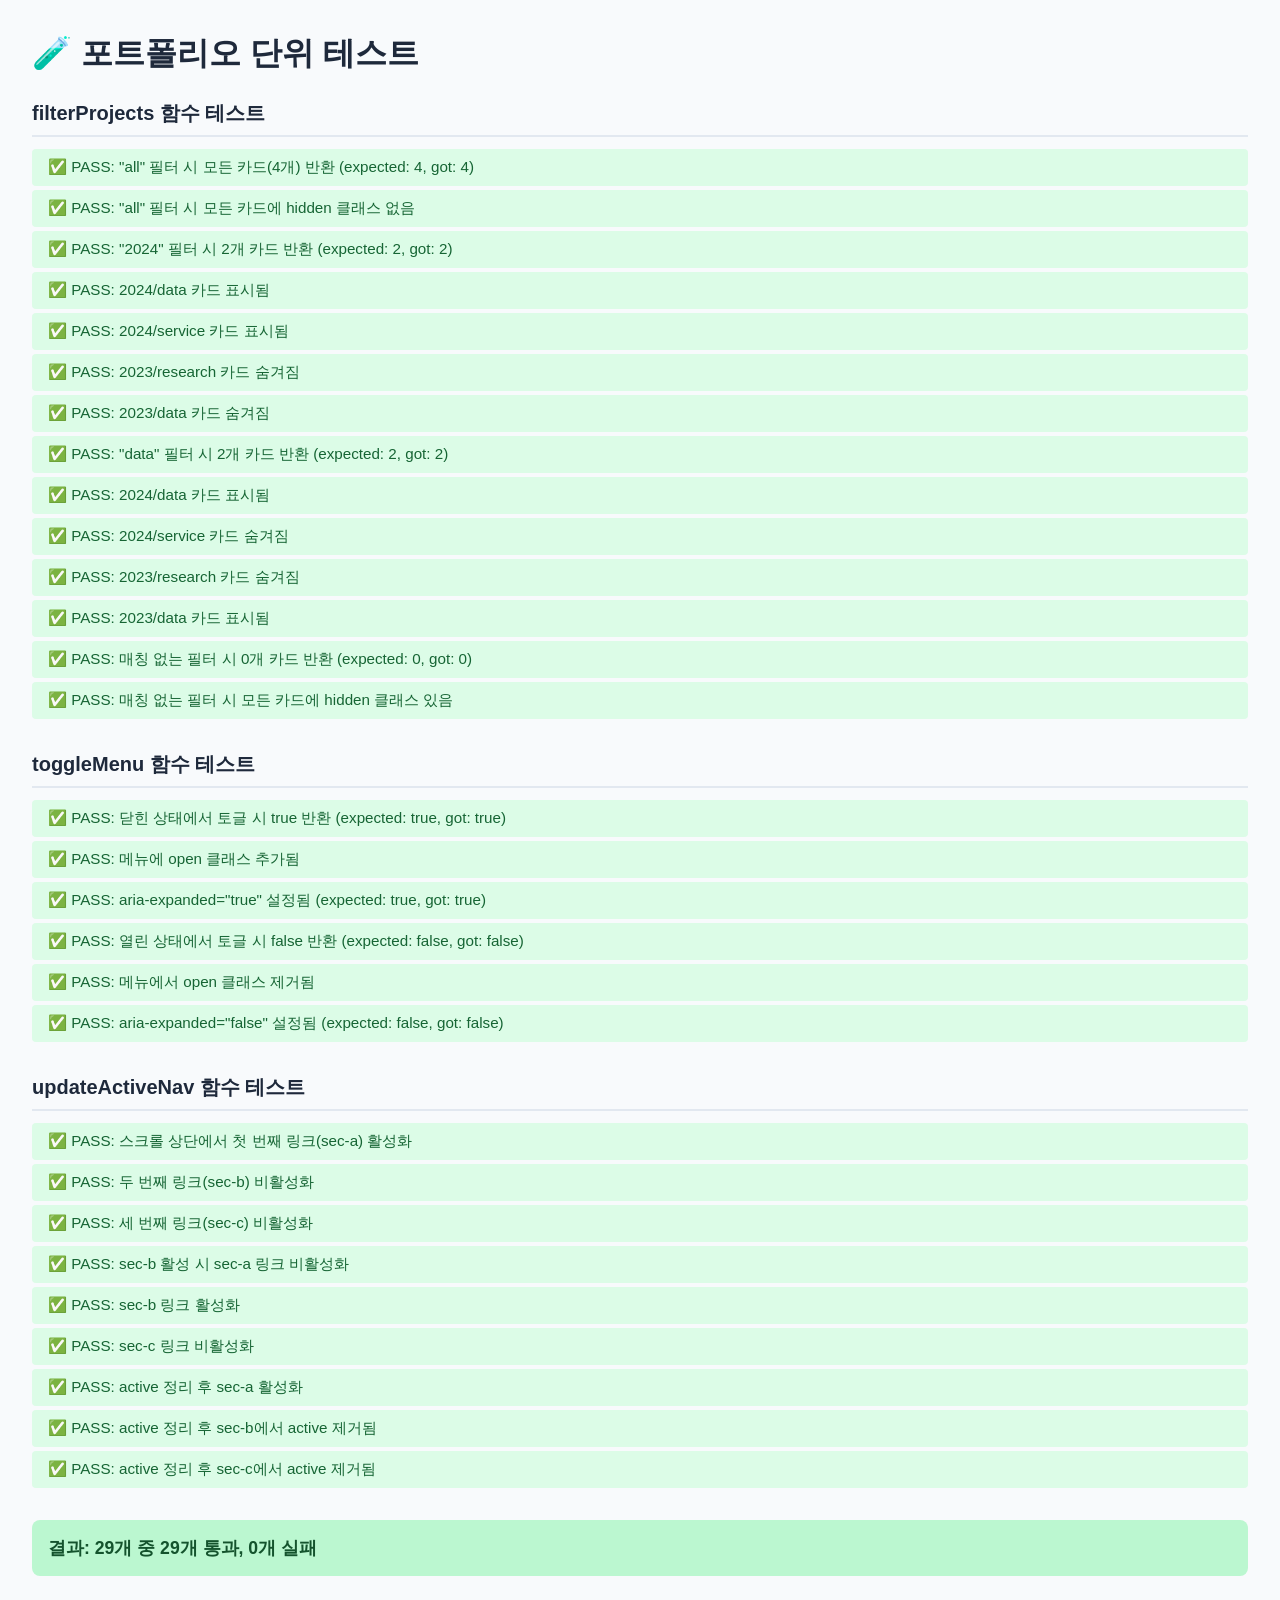
<file: tests/test.html>
<!DOCTYPE html>
<html lang="ko">
<head>
  <meta charset="UTF-8">
  <meta name="viewport" content="width=device-width, initial-scale=1.0">
  <title>포트폴리오 단위 테스트</title>
  <style>
    :root {
      --nav-height: 64px;
    }
    * { box-sizing: border-box; margin: 0; padding: 0; }
    body { font-family: -apple-system, BlinkMacSystemFont, 'Segoe UI', Roboto, sans-serif; padding: 2rem; background: #f8fafc; color: #1e293b; }
    h1 { margin-bottom: 1.5rem; }
    .test-suite { margin-bottom: 2rem; }
    .test-suite h2 { font-size: 1.25rem; margin-bottom: 0.75rem; padding-bottom: 0.5rem; border-bottom: 2px solid #e2e8f0; }
    .test-result { padding: 0.5rem 1rem; margin: 0.25rem 0; border-radius: 4px; font-size: 0.95rem; }
    .pass { background: #dcfce7; color: #166534; }
    .fail { background: #fee2e2; color: #991b1b; }
    .summary { margin-top: 2rem; padding: 1rem; border-radius: 8px; font-size: 1.1rem; font-weight: 600; }
    .summary.all-pass { background: #bbf7d0; color: #14532d; }
    .summary.has-fail { background: #fecaca; color: #7f1d1d; }

    /* 테스트용 DOM에 사용되는 클래스 */
    .hidden { display: none; }
    .open { /* marker class */ }
    .active { /* marker class */ }

    /* 테스트 DOM 영역 숨김 */
    #test-dom { position: absolute; left: -9999px; top: -9999px; visibility: hidden; }
  </style>
</head>
<body>

  <h1>🧪 포트폴리오 단위 테스트</h1>
  <div id="results"></div>

  <!-- 테스트용 DOM 구조 (화면에 보이지 않음) -->
  <div id="test-dom">
    <!-- filterProjects 테스트용 카드 -->
    <div id="filter-test-area">
      <div class="project-card" data-year="2024" data-category="data"></div>
      <div class="project-card" data-year="2024" data-category="service"></div>
      <div class="project-card" data-year="2023" data-category="research"></div>
      <div class="project-card" data-year="2023" data-category="data"></div>
    </div>

    <!-- toggleMenu 테스트용 요소 -->
    <div id="toggle-test-area">
      <button class="test-hamburger" aria-expanded="false"></button>
      <ul class="test-nav-menu"></ul>
    </div>

    <!-- updateActiveNav 테스트용 요소 -->
    <div id="nav-test-area">
      <a href="#sec-a" class="test-nav-link">A</a>
      <a href="#sec-b" class="test-nav-link">B</a>
      <a href="#sec-c" class="test-nav-link">C</a>
    </div>
  </div>

  <!-- main.js 로드 (함수들이 window에 노출됨) -->
  <script src="../js/main.js"></script>

  <script>
    // ===== 간단한 테스트 러너 =====
    var totalTests = 0;
    var passedTests = 0;
    var failedTests = 0;
    var currentSuite = '';
    var resultsEl = document.getElementById('results');
    var suiteEl = null;

    function suite(name) {
      currentSuite = name;
      suiteEl = document.createElement('div');
      suiteEl.className = 'test-suite';
      suiteEl.innerHTML = '<h2>' + name + '</h2>';
      resultsEl.appendChild(suiteEl);
    }

    function assert(condition, message) {
      totalTests++;
      var div = document.createElement('div');
      div.className = 'test-result';
      if (condition) {
        passedTests++;
        div.classList.add('pass');
        div.textContent = '✅ PASS: ' + message;
      } else {
        failedTests++;
        div.classList.add('fail');
        div.textContent = '❌ FAIL: ' + message;
      }
      suiteEl.appendChild(div);
    }

    function assertEqual(actual, expected, message) {
      assert(actual === expected, message + ' (expected: ' + expected + ', got: ' + actual + ')');
    }

    function showSummary() {
      var div = document.createElement('div');
      div.className = 'summary ' + (failedTests === 0 ? 'all-pass' : 'has-fail');
      div.textContent = '결과: ' + totalTests + '개 중 ' + passedTests + '개 통과, ' + failedTests + '개 실패';
      resultsEl.appendChild(div);
    }

    // ===== 헬퍼: 카드 hidden 클래스 초기화 =====
    function resetCards(cards) {
      for (var i = 0; i < cards.length; i++) {
        cards[i].classList.remove('hidden');
      }
    }

    // ===== filterProjects 테스트 =====
    suite('filterProjects 함수 테스트');
    (function () {
      var cards = document.querySelectorAll('#filter-test-area .project-card');

      // "all" 필터: 모든 카드 표시
      resetCards(cards);
      var result = window.filterProjects('all', cards);
      assertEqual(result.length, 4, '"all" 필터 시 모든 카드(4개) 반환');
      var allVisible = true;
      for (var i = 0; i < cards.length; i++) {
        if (cards[i].classList.contains('hidden')) { allVisible = false; break; }
      }
      assert(allVisible, '"all" 필터 시 모든 카드에 hidden 클래스 없음');

      // 연도 필터 "2024": 2024년 카드만 표시
      resetCards(cards);
      result = window.filterProjects('2024', cards);
      assertEqual(result.length, 2, '"2024" 필터 시 2개 카드 반환');
      assert(!cards[0].classList.contains('hidden'), '2024/data 카드 표시됨');
      assert(!cards[1].classList.contains('hidden'), '2024/service 카드 표시됨');
      assert(cards[2].classList.contains('hidden'), '2023/research 카드 숨겨짐');
      assert(cards[3].classList.contains('hidden'), '2023/data 카드 숨겨짐');

      // 카테고리 필터 "data": data 카테고리 카드만 표시
      resetCards(cards);
      result = window.filterProjects('data', cards);
      assertEqual(result.length, 2, '"data" 필터 시 2개 카드 반환');
      assert(!cards[0].classList.contains('hidden'), '2024/data 카드 표시됨');
      assert(cards[1].classList.contains('hidden'), '2024/service 카드 숨겨짐');
      assert(cards[2].classList.contains('hidden'), '2023/research 카드 숨겨짐');
      assert(!cards[3].classList.contains('hidden'), '2023/data 카드 표시됨');

      // 매칭 없는 필터: 모든 카드 숨김
      resetCards(cards);
      result = window.filterProjects('nonexistent', cards);
      assertEqual(result.length, 0, '매칭 없는 필터 시 0개 카드 반환');
      var allHidden = true;
      for (var j = 0; j < cards.length; j++) {
        if (!cards[j].classList.contains('hidden')) { allHidden = false; break; }
      }
      assert(allHidden, '매칭 없는 필터 시 모든 카드에 hidden 클래스 있음');
    })();

    // ===== toggleMenu 테스트 =====
    suite('toggleMenu 함수 테스트');
    (function () {
      var menu = document.querySelector('#toggle-test-area .test-nav-menu');
      var btn = document.querySelector('#toggle-test-area .test-hamburger');

      // 닫힌 상태 → 열기
      menu.classList.remove('open');
      btn.classList.remove('open');
      btn.setAttribute('aria-expanded', 'false');

      var newState = window.toggleMenu(menu, btn, false);
      assertEqual(newState, true, '닫힌 상태에서 토글 시 true 반환');
      assert(menu.classList.contains('open'), '메뉴에 open 클래스 추가됨');
      assertEqual(btn.getAttribute('aria-expanded'), 'true', 'aria-expanded="true" 설정됨');

      // 열린 상태 → 닫기
      newState = window.toggleMenu(menu, btn, true);
      assertEqual(newState, false, '열린 상태에서 토글 시 false 반환');
      assert(!menu.classList.contains('open'), '메뉴에서 open 클래스 제거됨');
      assertEqual(btn.getAttribute('aria-expanded'), 'false', 'aria-expanded="false" 설정됨');
    })();

    // ===== updateActiveNav 테스트 =====
    suite('updateActiveNav 함수 테스트');
    (function () {
      var navLinks = document.querySelectorAll('#nav-test-area .test-nav-link');

      // 가짜 섹션 객체 생성 (offsetTop, id 시뮬레이션)
      // updateActiveNav는 section.offsetTop과 section.getAttribute('id')를 사용
      var navHeight = 64;

      // scrollPos = pageYOffset + navHeight + 1 이므로
      // section.offsetTop <= scrollPos 인 마지막 섹션이 활성화됨
      // pageYOffset = 0 → scrollPos = 65
      // sec-a: offsetTop=0 → 0 <= 65 ✓
      // sec-b: offsetTop=500 → 500 <= 65 ✗
      // sec-c: offsetTop=1000 → 1000 <= 65 ✗
      // → sec-a 활성화

      var fakeSections = [
        { offsetTop: 0, getAttribute: function () { return 'sec-a'; } },
        { offsetTop: 500, getAttribute: function () { return 'sec-b'; } },
        { offsetTop: 1000, getAttribute: function () { return 'sec-c'; } }
      ];

      // 테스트 1: 첫 번째 섹션 활성화 (pageYOffset = 0)
      for (var i = 0; i < navLinks.length; i++) navLinks[i].classList.remove('active');
      window.updateActiveNav(fakeSections, navLinks);
      assert(navLinks[0].classList.contains('active'), '스크롤 상단에서 첫 번째 링크(sec-a) 활성화');
      assert(!navLinks[1].classList.contains('active'), '두 번째 링크(sec-b) 비활성화');
      assert(!navLinks[2].classList.contains('active'), '세 번째 링크(sec-c) 비활성화');

      // 테스트 2: 두 번째 섹션 활성화 시뮬레이션
      // offsetTop을 조정하여 sec-b가 활성화되도록 설정
      // scrollPos = pageYOffset(0) + 64 + 1 = 65
      // sec-a: offsetTop=0 ≤ 65 ✓, sec-b: offsetTop=50 ≤ 65 ✓, sec-c: offsetTop=1000 ✗
      // → 마지막 매칭인 sec-b 활성화
      var fakeSections2 = [
        { offsetTop: 0, getAttribute: function () { return 'sec-a'; } },
        { offsetTop: 50, getAttribute: function () { return 'sec-b'; } },
        { offsetTop: 1000, getAttribute: function () { return 'sec-c'; } }
      ];

      for (var j = 0; j < navLinks.length; j++) navLinks[j].classList.remove('active');
      window.updateActiveNav(fakeSections2, navLinks);
      assert(!navLinks[0].classList.contains('active'), 'sec-b 활성 시 sec-a 링크 비활성화');
      assert(navLinks[1].classList.contains('active'), 'sec-b 링크 활성화');
      assert(!navLinks[2].classList.contains('active'), 'sec-c 링크 비활성화');

      // 테스트 3: active 클래스가 이전 링크에서 제거되는지 확인
      // 먼저 모든 링크에 active 추가
      for (var k = 0; k < navLinks.length; k++) navLinks[k].classList.add('active');
      window.updateActiveNav(fakeSections, navLinks);
      // sec-a만 활성화, 나머지는 제거되어야 함
      assert(navLinks[0].classList.contains('active'), 'active 정리 후 sec-a 활성화');
      assert(!navLinks[1].classList.contains('active'), 'active 정리 후 sec-b에서 active 제거됨');
      assert(!navLinks[2].classList.contains('active'), 'active 정리 후 sec-c에서 active 제거됨');
    })();

    // ===== 결과 요약 =====
    showSummary();
  </script>
</body>
</html>
</file>
<file: css/style.css>
/* ===========================
   CSS Reset / Normalize
   =========================== */
*,
*::before,
*::after {
  box-sizing: border-box;
}

* {
  margin: 0;
  padding: 0;
}

ul,
ol {
  list-style: none;
}

a {
  text-decoration: none;
  color: inherit;
}

img {
  max-width: 100%;
  display: block;
}

/* ===========================
   Custom Properties (Design Tokens)
   =========================== */
:root {
  /* Notion 스타일 색상 팔레트 */
  --color-primary: #2563eb;
  --color-primary-dark: #1d4ed8;
  --color-secondary: #6b7280;
  --color-accent: #f59e0b;
  --color-bg: #ffffff;
  --color-bg-alt: #f9fafb;
  --color-text: #1f2937;
  --color-text-light: #6b7280;
  --color-border: #e5e7eb;

  /* 타이포그래피 */
  --font-family: -apple-system, BlinkMacSystemFont, 'Segoe UI', Roboto,
    'Helvetica Neue', Arial, 'Noto Sans KR', sans-serif;
  --font-size-base: 16px;
  --font-size-sm: 0.875rem;
  --font-size-lg: 1.125rem;
  --font-size-xl: 1.5rem;
  --font-size-2xl: 2rem;
  --font-size-3xl: 2.5rem;

  /* 간격 */
  --spacing-section: 6rem;
  --spacing-lg: 2.5rem;
  --spacing-md: 1.25rem;
  --spacing-sm: 0.5rem;
  --spacing-xs: 0.25rem;

  /* 애니메이션 */
  --transition-speed: 0.3s;
  --animation-duration: 0.5s;

  /* 네비게이션 */
  --nav-height: 64px;
}

/* ===========================
   Skip Navigation Link
   =========================== */
.skip-link {
  position: absolute;
  top: -100%;
  left: 0;
  background: var(--color-primary);
  color: #ffffff;
  padding: 0.75rem 1.5rem;
  z-index: 1100;
  font-weight: 600;
  border-radius: 0 0 8px 0;
  transition: top var(--transition-speed);
}

.skip-link:focus,
.skip-link:focus-visible {
  top: 0;
}

/* ===========================
   Base Styles
   =========================== */
body {
  font-family: var(--font-family);
  font-size: var(--font-size-base);
  color: var(--color-text);
  background-color: var(--color-bg);
  line-height: 1.6;
  overflow-x: hidden;
}

/* ===========================
   Section Base Styles
   =========================== */
section {
  padding: var(--spacing-section) var(--spacing-lg);
  max-width: 1200px;
  margin: 0 auto;
}

/* 섹션 간 구분선/배경색 변화 */
section + section {
  border-top: 1px solid var(--color-border);
}

/* ===========================
   Scroll Animation
   =========================== */
.animate-on-scroll {
  opacity: 0;
  transform: translateY(20px);
  transition: opacity var(--animation-duration) ease,
    transform var(--animation-duration) ease;
}

.animate-on-scroll.visible {
  opacity: 1;
  transform: translateY(0);
}

/* ===========================
   Header / Navigation Bar
   =========================== */
header {
  position: fixed;
  top: 0;
  width: 100%;
  z-index: 1000;
  background-color: var(--color-bg);
  box-shadow: 0 1px 4px rgba(0, 0, 0, 0.08);
  height: var(--nav-height);
}

nav {
  display: flex;
  align-items: center;
  justify-content: space-between;
  max-width: 1200px;
  margin: 0 auto;
  padding: 0 var(--spacing-lg);
  height: 100%;
}

.nav-logo {
  font-weight: 700;
  font-size: var(--font-size-xl);
  color: var(--color-primary);
}

.nav-menu {
  display: flex;
  gap: var(--spacing-md);
}

.nav-link {
  color: var(--color-text);
  font-weight: 500;
  font-size: var(--font-size-sm);
  transition: color var(--transition-speed);
  padding-bottom: 4px;
  border-bottom: 2px solid transparent;
}

.nav-link:hover {
  color: var(--color-primary);
}

.nav-link.active {
  color: var(--color-primary);
  border-bottom: 2px solid var(--color-primary);
}

/* Hamburger Menu */
.hamburger {
  display: none;
  background: none;
  border: none;
  cursor: pointer;
  padding: var(--spacing-sm);
}

.hamburger-line {
  display: block;
  width: 25px;
  height: 3px;
  background-color: var(--color-text);
  margin: 5px 0;
  transition: transform var(--transition-speed), opacity var(--transition-speed);
}

/* Fixed nav offset */
main {
  padding-top: var(--nav-height);
}

/* ===========================
   Hero Section
   =========================== */
#hero {
  height: calc(100vh - var(--nav-height));
  min-height: 600px;
  display: flex;
  align-items: center;
  justify-content: center;
  text-align: center;
  background: linear-gradient(180deg, var(--color-bg-alt) 0%, var(--color-bg) 100%);
  max-width: none;
  width: 100%;
  padding: 0 var(--spacing-lg);
}

.hero-content {
  max-width: 800px;
}

.hero-greeting {
  font-size: var(--font-size-lg);
  color: var(--color-secondary);
}

.hero-name {
  font-size: var(--font-size-3xl);
  font-weight: 800;
  margin: var(--spacing-sm) 0;
}

.hero-title {
  font-size: var(--font-size-2xl);
  color: var(--color-primary);
  font-weight: 600;
}

.hero-intro {
  font-size: var(--font-size-lg);
  color: var(--color-text-light);
  margin: var(--spacing-md) 0 var(--spacing-lg);
  line-height: 1.8;
}

.hero-cta {
  display: inline-block;
  padding: 0.75rem 2rem;
  background: var(--color-primary);
  color: #ffffff;
  border-radius: 8px;
  font-weight: 600;
  transition: background var(--transition-speed), transform var(--transition-speed);
}

.hero-cta:hover {
  background: var(--color-primary-dark);
  transform: translateY(-2px);
}

/* Hero Fade-In Animation */
@keyframes fadeInUp {
  from {
    opacity: 0;
    transform: translateY(20px);
  }
  to {
    opacity: 1;
    transform: translateY(0);
  }
}

.hero-fade-in .hero-greeting,
.hero-fade-in .hero-name,
.hero-fade-in .hero-title,
.hero-fade-in .hero-intro,
.hero-fade-in .hero-cta {
  opacity: 0;
  animation: fadeInUp var(--animation-duration) ease forwards;
}

.hero-fade-in .hero-greeting {
  animation-delay: 0.1s;
}

.hero-fade-in .hero-name {
  animation-delay: 0.25s;
}

.hero-fade-in .hero-title {
  animation-delay: 0.4s;
}

.hero-fade-in .hero-intro {
  animation-delay: 0.55s;
}

.hero-fade-in .hero-cta {
  animation-delay: 0.7s;
}

/* ===========================
   About Me Section
   =========================== */
#about {
  background: var(--color-bg-alt);
  max-width: none;
  width: 100%;
  padding: var(--spacing-section) var(--spacing-lg);
}

#about > h2,
#about > .about-container {
  max-width: 1200px;
  margin-left: auto;
  margin-right: auto;
}

#about > h2 {
  font-size: var(--font-size-2xl);
  margin-bottom: var(--spacing-lg);
}

.about-container {
  display: flex;
  gap: var(--spacing-lg);
  align-items: flex-start;
}

.about-profile {
  flex: 0 0 200px;
}

.profile-image {
  width: 200px;
  height: 200px;
  border-radius: 50%;
  object-fit: cover;
  border: 4px solid var(--color-primary);
  background: var(--color-bg-alt);
}

/* 프로필 이미지 로드 실패 시 대체 표시 */
.profile-image-fallback {
  width: 200px;
  height: 200px;
  border-radius: 50%;
  border: 4px solid var(--color-primary);
  background: var(--color-bg-alt);
  display: flex;
  align-items: center;
  justify-content: center;
  font-size: 4rem;
  color: var(--color-primary);
}

.about-details {
  flex: 1;
}

.about-education,
.about-career {
  margin-bottom: var(--spacing-lg);
}

#about h3 {
  font-size: var(--font-size-xl);
  margin-bottom: var(--spacing-md);
  color: var(--color-text);
}

.career-timeline {
  position: relative;
  padding-left: 1.5rem;
  border-left: 2px solid var(--color-primary);
}

.career-item {
  padding-left: 1rem;
  margin-bottom: var(--spacing-md);
  position: relative;
}

.career-item::before {
  content: '';
  position: absolute;
  left: -1.85rem;
  top: 0.35rem;
  width: 10px;
  height: 10px;
  border-radius: 50%;
  background: var(--color-primary);
  border: 2px solid var(--color-bg-alt);
}

.career-period {
  font-size: 0.875rem;
  color: var(--color-text-light);
  display: block;
}

.career-company {
  font-size: var(--font-size-lg);
  display: block;
}

.career-role {
  color: var(--color-primary);
  font-weight: 500;
  display: block;
}

.career-description {
  color: var(--color-text-light);
  margin-top: var(--spacing-sm);
}

.education-gpa {
  color: var(--color-text-light);
  font-size: 0.875rem;
  margin-left: var(--spacing-sm);
}

/* ===========================
   Skills Section
   =========================== */
#skills h2 {
  font-size: var(--font-size-2xl);
  margin-bottom: var(--spacing-lg);
}

.skills-categories {
  display: grid;
  grid-template-columns: repeat(auto-fit, minmax(250px, 1fr));
  gap: var(--spacing-lg);
  margin-bottom: var(--spacing-lg);
}

.skill-category {
  background: var(--color-bg-alt);
  padding: var(--spacing-lg);
  border-radius: 12px;
}

.skill-category h3 {
  font-size: var(--font-size-lg);
  margin-bottom: var(--spacing-md);
  color: var(--color-primary);
}

.skill-tags {
  display: flex;
  flex-wrap: wrap;
  gap: var(--spacing-sm);
}

.skill-tag {
  background: rgba(37, 99, 235, 0.1);
  color: var(--color-primary-dark);
  padding: 0.25rem 0.75rem;
  border-radius: 20px;
  font-size: 0.875rem;
  font-weight: 500;
}

.certifications {
  margin-top: var(--spacing-lg);
}

.certifications h3 {
  font-size: var(--font-size-lg);
  margin-bottom: var(--spacing-md);
}

.certification-list {
  display: flex;
  flex-wrap: wrap;
  gap: var(--spacing-sm);
}

.certification-list li {
  background: rgba(245, 158, 11, 0.1);
  color: #92400e;
  padding: 0.25rem 0.75rem;
  border-radius: 20px;
  font-size: 0.875rem;
  font-weight: 500;
}

/* ===========================
   Projects Section
   =========================== */
#projects h2 {
  font-size: var(--font-size-2xl);
  margin-bottom: var(--spacing-lg);
}

.filter-group {
  display: flex;
  flex-wrap: wrap;
  gap: var(--spacing-sm);
  margin-bottom: var(--spacing-lg);
}

.filter-btn {
  padding: 0.5rem 1rem;
  border: 2px solid var(--color-primary);
  background: transparent;
  color: var(--color-primary);
  border-radius: 20px;
  cursor: pointer;
  transition: all var(--transition-speed);
  font-weight: 500;
}

.filter-btn:hover,
.filter-btn.active {
  background: var(--color-primary);
  color: white;
}

.projects-grid {
  display: grid;
  grid-template-columns: repeat(2, 1fr);
  gap: var(--spacing-lg);
}

.project-card {
  background: var(--color-bg);
  border: 1px solid var(--color-border);
  border-radius: 12px;
  overflow: hidden;
  cursor: pointer;
  transition: box-shadow var(--transition-speed);
}

.project-card:hover {
  box-shadow: 0 4px 12px rgba(0, 0, 0, 0.08);
}

.card-content {
  padding: var(--spacing-lg);
}

.award-badge {
  display: inline-block;
  background: rgba(245, 158, 11, 0.1);
  color: #92400e;
  padding: 0.25rem 0.75rem;
  border-radius: 20px;
  font-size: 0.8rem;
  font-weight: 600;
  margin-bottom: var(--spacing-sm);
}

.card-content h3 {
  font-size: var(--font-size-lg);
  margin-bottom: var(--spacing-sm);
}

.card-period {
  font-size: 0.875rem;
  color: var(--color-text-light);
  margin-bottom: var(--spacing-sm);
}

.card-summary {
  color: var(--color-text-light);
  margin-bottom: var(--spacing-md);
  line-height: 1.6;
}

.card-tech-stack {
  display: flex;
  flex-wrap: wrap;
  gap: 0.25rem;
}

.tech-tag {
  background: var(--color-bg-alt);
  padding: 0.15rem 0.5rem;
  border-radius: 4px;
  font-size: 0.75rem;
  color: var(--color-secondary);
}

.project-card[hidden],
.project-card.hidden {
  display: none;
}

/* ===========================
   PHSO Structure (Card)
   =========================== */
.card-phso {
  display: grid;
  grid-template-columns: 1fr;
  gap: var(--spacing-sm);
  margin-bottom: var(--spacing-md);
}

.phso-item {
  padding: var(--spacing-sm);
}

.phso-item p {
  font-size: var(--font-size-sm);
  color: var(--color-text-light);
  line-height: 1.5;
  word-break: keep-all;
  overflow-wrap: break-word;
}

.phso-label {
  display: inline-block;
  font-size: var(--font-size-sm);
  font-weight: 700;
  color: var(--color-primary-dark);
  margin-bottom: var(--spacing-xs);
}

/* ===========================
   PHSO Structure (Modal)
   =========================== */
.modal-phso {
  margin-bottom: var(--spacing-lg);
}

.modal-phso-section {
  margin-bottom: var(--spacing-md);
}

.modal-phso-section p {
  line-height: 1.7;
  color: var(--color-text);
}

/* ===========================
   Metric Badge
   =========================== */
.metric-badge {
  display: inline-block;
  background: rgba(37, 99, 235, 0.08);
  color: var(--color-primary-dark);
  padding: var(--spacing-xs) 0.75rem;
  border-radius: 20px;
  font-size: 0.85rem;
  font-weight: 600;
}

.metric-badge strong {
  font-size: 1rem;
  font-weight: 700;
}

.card-metrics,
.modal-metrics {
  display: flex;
  flex-wrap: wrap;
  gap: var(--spacing-sm);
  margin-bottom: var(--spacing-md);
}

.card-metrics:empty,
.modal-metrics:empty {
  display: none;
}

/* ===========================
   Project Modal
   =========================== */
.modal-overlay {
  position: fixed;
  inset: 0;
  background: rgba(0, 0, 0, 0.5);
  z-index: 2000;
  display: flex;
  align-items: center;
  justify-content: center;
}

.modal-overlay[hidden] {
  display: none;
}

.modal {
  background: white;
  border-radius: 16px;
  max-width: 600px;
  width: 90%;
  max-height: 80vh;
  overflow-y: auto;
  padding: var(--spacing-lg);
  position: relative;
}

.modal-close {
  position: absolute;
  top: 1rem;
  right: 1rem;
  background: none;
  border: none;
  font-size: 1.5rem;
  cursor: pointer;
}

.modal-project-title {
  font-size: var(--font-size-xl);
  margin-bottom: var(--spacing-sm);
}

.modal-period {
  color: var(--color-text-light);
  margin-bottom: var(--spacing-md);
}

.modal-description {
  margin-bottom: var(--spacing-md);
  line-height: 1.6;
}

.modal-tech-stack {
  display: flex;
  flex-wrap: wrap;
  gap: var(--spacing-sm);
  margin-bottom: var(--spacing-md);
}

.modal-award {
  color: #92400e;
  font-weight: 600;
}

.modal-link {
  color: var(--color-primary);
  font-weight: 500;
}

/* ===========================
   Education & Activities Section
   =========================== */
#education {
  background: var(--color-bg);
}

#education h2 {
  font-size: var(--font-size-2xl);
  margin-bottom: var(--spacing-lg);
}

.education-activities {
  display: grid;
  grid-template-columns: repeat(auto-fit, minmax(300px, 1fr));
  gap: var(--spacing-lg);
}

.activity-group {
  background: var(--color-bg-alt);
  padding: var(--spacing-lg);
  border-radius: 12px;
}

.activity-group h3 {
  font-size: var(--font-size-lg);
  color: var(--color-primary);
  margin-bottom: var(--spacing-md);
}

.activity-list li {
  padding: var(--spacing-sm) 0;
  border-bottom: 1px solid var(--color-border);
  line-height: 1.6;
  color: var(--color-text);
}

.activity-list li:last-child {
  border-bottom: none;
}

.activity-year {
  display: inline-block;
  background: rgba(37, 99, 235, 0.1);
  color: var(--color-primary-dark);
  padding: 0.1rem 0.5rem;
  border-radius: 4px;
  font-size: 0.8rem;
  font-weight: 600;
  margin-right: var(--spacing-sm);
}

/* ===========================
   Contact Section
   =========================== */
#contact {
  text-align: center;
  background: var(--color-bg-alt);
  max-width: none;
  width: 100%;
}

#contact h2 {
  font-size: var(--font-size-2xl);
  margin-bottom: var(--spacing-lg);
}

.contact-links {
  display: flex;
  justify-content: center;
  gap: var(--spacing-lg);
  flex-wrap: wrap;
}

.contact-link {
  display: flex;
  align-items: center;
  gap: var(--spacing-sm);
  padding: 0.75rem 1.5rem;
  border: 2px solid var(--color-primary);
  border-radius: 8px;
  color: var(--color-primary);
  font-weight: 500;
  transition: all var(--transition-speed);
}

.contact-link:hover {
  background: var(--color-primary);
  color: white;
}

.contact-icon {
  font-size: 1.25rem;
}

/* ===========================
   Footer
   =========================== */
footer {
  text-align: center;
  padding: var(--spacing-lg);
  background: var(--color-text);
  color: var(--color-bg-alt);
  font-size: 0.875rem;
}

/* ===========================
   Narrative / My Story Section
   =========================== */
#narrative h2 {
  font-size: var(--font-size-2xl);
  margin-bottom: var(--spacing-lg);
}

.narrative-container {
  max-width: 800px;
}

.narrative-statement {
  margin-bottom: var(--spacing-lg);
}

.narrative-definition {
  font-size: var(--font-size-xl);
  line-height: 1.6;
  color: var(--color-text);
  padding: var(--spacing-lg);
  background: linear-gradient(135deg, rgba(37, 99, 235, 0.05), rgba(37, 99, 235, 0.1));
  border-left: 4px solid var(--color-primary);
  border-radius: 0 12px 12px 0;
}

.narrative-story {
  display: flex;
  flex-direction: column;
  gap: var(--spacing-md);
}

.narrative-block {
  padding: var(--spacing-lg);
  background: var(--color-bg-alt);
  border-radius: 12px;
}

.narrative-label {
  display: inline-block;
  font-size: var(--font-size-sm);
  font-weight: 700;
  color: var(--color-primary);
  margin-bottom: var(--spacing-sm);
}

.narrative-block p {
  color: var(--color-text-light);
  line-height: 1.8;
}

.narrative-block strong {
  color: var(--color-text);
}

/* ===========================
   Section Subtitle
   =========================== */
.section-subtitle {
  color: var(--color-text-light);
  font-size: var(--font-size-lg);
  margin-bottom: var(--spacing-lg);
  margin-top: calc(-1 * var(--spacing-md));
}

/* ===========================
   Data Competency Section
   =========================== */
#data-competency h2 {
  font-size: var(--font-size-2xl);
  margin-bottom: var(--spacing-lg);
}

.competency-grid {
  display: grid;
  grid-template-columns: repeat(auto-fit, minmax(280px, 1fr));
  gap: var(--spacing-lg);
  margin-bottom: var(--spacing-lg);
}

.competency-card {
  background: var(--color-bg-alt);
  padding: var(--spacing-lg);
  border-radius: 12px;
}

.competency-icon {
  font-size: 2rem;
  display: block;
  margin-bottom: var(--spacing-sm);
}

.competency-card h3 {
  font-size: var(--font-size-lg);
  color: var(--color-primary);
  margin-bottom: var(--spacing-sm);
}

.competency-card p {
  color: var(--color-text-light);
  line-height: 1.6;
}

/* Process Showcase */
.process-showcase {
  margin-top: var(--spacing-lg);
  padding: var(--spacing-lg);
  background: var(--color-bg-alt);
  border-radius: 12px;
  border: 1px solid var(--color-border);
}

.process-showcase h3 {
  font-size: var(--font-size-lg);
  color: var(--color-primary);
  margin-bottom: var(--spacing-lg);
}

.process-steps {
  display: flex;
  align-items: flex-start;
  gap: var(--spacing-sm);
}

.process-step {
  flex: 1;
  text-align: center;
  padding: var(--spacing-md);
  background: var(--color-bg);
  border-radius: 8px;
}

.step-number {
  display: inline-flex;
  align-items: center;
  justify-content: center;
  width: 32px;
  height: 32px;
  background: var(--color-primary);
  color: white;
  border-radius: 50%;
  font-weight: 700;
  font-size: var(--font-size-sm);
  margin-bottom: var(--spacing-sm);
}

.step-label {
  display: block;
  font-weight: 700;
  color: var(--color-text);
  margin-bottom: var(--spacing-sm);
  font-size: var(--font-size-sm);
}

.process-step p {
  font-size: var(--font-size-sm);
  color: var(--color-text-light);
  line-height: 1.5;
}

.process-arrow {
  display: flex;
  align-items: center;
  font-size: 1.5rem;
  color: var(--color-primary);
  font-weight: 700;
  padding-top: 2rem;
}

/* ===========================
   +α Section
   =========================== */
#plus-alpha h2 {
  font-size: var(--font-size-2xl);
  margin-bottom: var(--spacing-lg);
}

.plus-alpha-grid {
  display: grid;
  grid-template-columns: repeat(auto-fit, minmax(280px, 1fr));
  gap: var(--spacing-lg);
}

.plus-alpha-item {
  background: var(--color-bg-alt);
  border-radius: 12px;
  padding: var(--spacing-lg);
}

.alpha-tag {
  display: inline-block;
  padding: 0.2rem 0.6rem;
  border-radius: 20px;
  font-size: 0.75rem;
  font-weight: 700;
  margin-bottom: var(--spacing-sm);
}

.alpha-vibe .alpha-tag {
  background: rgba(37, 99, 235, 0.1);
  color: var(--color-primary-dark);
}

.alpha-management .alpha-tag {
  background: rgba(245, 158, 11, 0.1);
  color: #92400e;
}

.plus-alpha-item h3 {
  font-size: var(--font-size-lg);
  color: var(--color-primary);
  margin-bottom: var(--spacing-sm);
}

.plus-alpha-item p {
  color: var(--color-text-light);
  line-height: 1.6;
  margin-bottom: var(--spacing-md);
}

.alpha-evidence {
  display: inline-block;
  background: rgba(245, 158, 11, 0.1);
  color: #92400e;
  padding: 0.25rem 0.75rem;
  border-radius: 20px;
  font-size: 0.85rem;
  font-weight: 600;
}

/* ===========================
   Proactive Section
   =========================== */
#proactive h2 {
  font-size: var(--font-size-2xl);
  margin-bottom: var(--spacing-lg);
}

.proactive-grid {
  display: grid;
  grid-template-columns: repeat(auto-fit, minmax(220px, 1fr));
  gap: var(--spacing-lg);
  margin-bottom: var(--spacing-lg);
}

.proactive-item {
  text-align: center;
  padding: var(--spacing-lg);
  background: var(--color-bg-alt);
  border-radius: 12px;
}

.proactive-number {
  display: block;
  font-size: 2.5rem;
  font-weight: 800;
  color: var(--color-primary);
  line-height: 1;
  margin-bottom: var(--spacing-xs);
}

.proactive-label {
  display: block;
  font-weight: 700;
  color: var(--color-text);
  margin-bottom: var(--spacing-sm);
}

.proactive-item p {
  font-size: var(--font-size-sm);
  color: var(--color-text-light);
  line-height: 1.6;
}

/* Comparison Table */
.proactive-comparison {
  margin-top: var(--spacing-lg);
}

.proactive-comparison h3 {
  font-size: var(--font-size-lg);
  color: var(--color-text);
  margin-bottom: var(--spacing-md);
}

.comparison-table {
  border: 1px solid var(--color-border);
  border-radius: 12px;
  overflow: hidden;
}

.comparison-row {
  display: grid;
  grid-template-columns: 120px 1fr 1fr;
  border-bottom: 1px solid var(--color-border);
}

.comparison-row:last-child {
  border-bottom: none;
}

.comparison-header {
  background: var(--color-primary);
  color: white;
  font-weight: 700;
}

.comparison-header span {
  padding: 0.75rem 1rem;
}

.comparison-row:not(.comparison-header) span {
  padding: 0.75rem 1rem;
  font-size: var(--font-size-sm);
  color: var(--color-text-light);
}

.comparison-row:not(.comparison-header) span:first-child {
  font-weight: 600;
  color: var(--color-text);
  background: var(--color-bg-alt);
}

.highlight-cell {
  color: var(--color-primary-dark) !important;
  font-weight: 600 !important;
  background: rgba(37, 99, 235, 0.04);
}

/* ===========================
   Highlight Section
   =========================== */
#highlight h2 {
  font-size: var(--font-size-2xl);
  margin-bottom: var(--spacing-lg);
}

.highlight-grid {
  display: grid;
  grid-template-columns: repeat(auto-fit, minmax(300px, 1fr));
  gap: var(--spacing-lg);
}

.highlight-item {
  border-left: 4px solid var(--color-accent);
  padding: var(--spacing-lg);
  background: var(--color-bg-alt);
  border-radius: 0 12px 12px 0;
}

.highlight-award {
  display: inline-block;
  background: rgba(245, 158, 11, 0.1);
  color: #92400e;
  padding: 0.25rem 0.75rem;
  border-radius: 20px;
  font-size: 0.8rem;
  font-weight: 600;
  margin-bottom: var(--spacing-sm);
}

.highlight-title {
  font-size: var(--font-size-lg);
  color: var(--color-text);
  margin-bottom: var(--spacing-sm);
}

.highlight-summary {
  color: var(--color-text-light);
  line-height: 1.6;
}

/* ===========================
   Other Projects (Sub List)
   =========================== */
.other-projects {
  margin-top: var(--spacing-lg);
  padding-top: var(--spacing-lg);
  border-top: 1px solid var(--color-border);
}

.other-projects h3 {
  font-size: var(--font-size-lg);
  color: var(--color-text);
  margin-bottom: var(--spacing-md);
}

.other-projects-list {
  display: flex;
  flex-direction: column;
  gap: var(--spacing-sm);
}

.other-project-item {
  display: grid;
  grid-template-columns: 50px 1fr;
  grid-template-rows: auto auto auto;
  gap: 0 var(--spacing-md);
  padding: var(--spacing-md);
  background: var(--color-bg-alt);
  border-radius: 8px;
  align-items: start;
}

.other-project-year {
  grid-row: 1 / 3;
  grid-column: 1;
  font-size: var(--font-size-sm);
  font-weight: 700;
  color: var(--color-primary);
  padding-top: 2px;
}

.other-project-title {
  grid-column: 2;
  font-weight: 600;
  color: var(--color-text);
  font-size: var(--font-size-base);
}

.other-project-desc {
  grid-column: 2;
  font-size: var(--font-size-sm);
  color: var(--color-text-light);
  line-height: 1.5;
}

.other-project-item .card-tech-stack {
  grid-column: 2;
  margin-top: var(--spacing-xs);
}

/* ===========================
   Responsive Media Queries
   =========================== */

/* Body scroll lock for modal */
body.modal-open {
  overflow: hidden;
}

/* Focus-visible styles for accessibility */
:focus-visible {
  outline: 2px solid var(--color-primary);
  outline-offset: 2px;
}

.skip-link:focus-visible,
.nav-logo:focus-visible,
.nav-link:focus-visible,
.hamburger:focus-visible,
.hero-cta:focus-visible,
.filter-btn:focus-visible,
.contact-link:focus-visible,
.modal-close:focus-visible,
.modal-link:focus-visible {
  outline: 2px solid var(--color-primary);
  outline-offset: 2px;
}

.project-card:focus-visible {
  outline: 2px solid var(--color-primary);
  outline-offset: 2px;
  box-shadow: 0 8px 25px rgba(0, 0, 0, 0.1);
}

/* Hamburger open state (X shape) */
.hamburger.open .hamburger-line:nth-child(1) {
  transform: translateY(8px) rotate(45deg);
}

.hamburger.open .hamburger-line:nth-child(2) {
  opacity: 0;
}

.hamburger.open .hamburger-line:nth-child(3) {
  transform: translateY(-8px) rotate(-45deg);
}

/* Mobile: ~767px */
@media (max-width: 767px) {
  .hamburger {
    display: block;
  }

  .nav-menu {
    display: none;
    position: absolute;
    top: var(--nav-height);
    left: 0;
    width: 100%;
    background: var(--color-bg);
    flex-direction: column;
    padding: var(--spacing-md);
    box-shadow: 0 4px 12px rgba(0, 0, 0, 0.1);
  }

  .nav-menu.open {
    display: flex;
  }

  .hero-name {
    font-size: var(--font-size-2xl);
  }

  .hero-title {
    font-size: var(--font-size-xl);
  }

  .about-container {
    flex-direction: column;
    align-items: center;
  }

  .about-profile {
    flex: none;
  }

  .skills-categories {
    grid-template-columns: 1fr;
  }

  .projects-grid {
    grid-template-columns: 1fr;
  }

  .other-project-item {
    grid-template-columns: 40px 1fr;
  }

  .card-phso {
    grid-template-columns: 1fr;
  }

  .modal-phso-section {
    margin-bottom: var(--spacing-sm);
  }

  .modal {
    width: 95%;
    padding: var(--spacing-md);
  }

  section {
    padding: var(--spacing-lg) var(--spacing-md);
  }

  .contact-links {
    flex-direction: column;
    align-items: center;
  }

  .competency-grid {
    grid-template-columns: 1fr;
  }

  .plus-alpha-grid {
    grid-template-columns: 1fr;
  }

  .proactive-grid {
    grid-template-columns: 1fr 1fr;
  }

  .process-steps {
    flex-direction: column;
  }

  .process-arrow {
    transform: rotate(90deg);
    justify-content: center;
    padding-top: 0;
  }

  .comparison-row {
    grid-template-columns: 80px 1fr 1fr;
  }

  .comparison-row span {
    font-size: 0.75rem !important;
    padding: 0.5rem !important;
  }

  .highlight-grid {
    grid-template-columns: 1fr;
  }
}

/* Tablet: 768px ~ 1023px */
@media (min-width: 768px) and (max-width: 1023px) {
  .projects-grid {
    grid-template-columns: repeat(2, 1fr);
  }

  .skills-categories {
    grid-template-columns: repeat(2, 1fr);
  }

  .card-phso {
    grid-template-columns: 1fr;
  }

  .competency-grid {
    grid-template-columns: repeat(2, 1fr);
  }

  .plus-alpha-grid {
    grid-template-columns: repeat(2, 1fr);
  }

  .proactive-grid {
    grid-template-columns: repeat(2, 1fr);
  }

  .highlight-grid {
    grid-template-columns: repeat(2, 1fr);
  }
}

/* Reduced Motion 접근성 */
@media (prefers-reduced-motion: reduce) {
  *,
  *::before,
  *::after {
    animation-duration: 0.01ms !important;
    animation-iteration-count: 1 !important;
    transition-duration: 0.01ms !important;
  }

  .animate-on-scroll {
    opacity: 1;
    transform: none;
  }

  .hero-fade-in .hero-greeting,
  .hero-fade-in .hero-name,
  .hero-fade-in .hero-title,
  .hero-fade-in .hero-intro,
  .hero-fade-in .hero-cta {
    opacity: 1;
    animation: none;
  }
}
</file>
